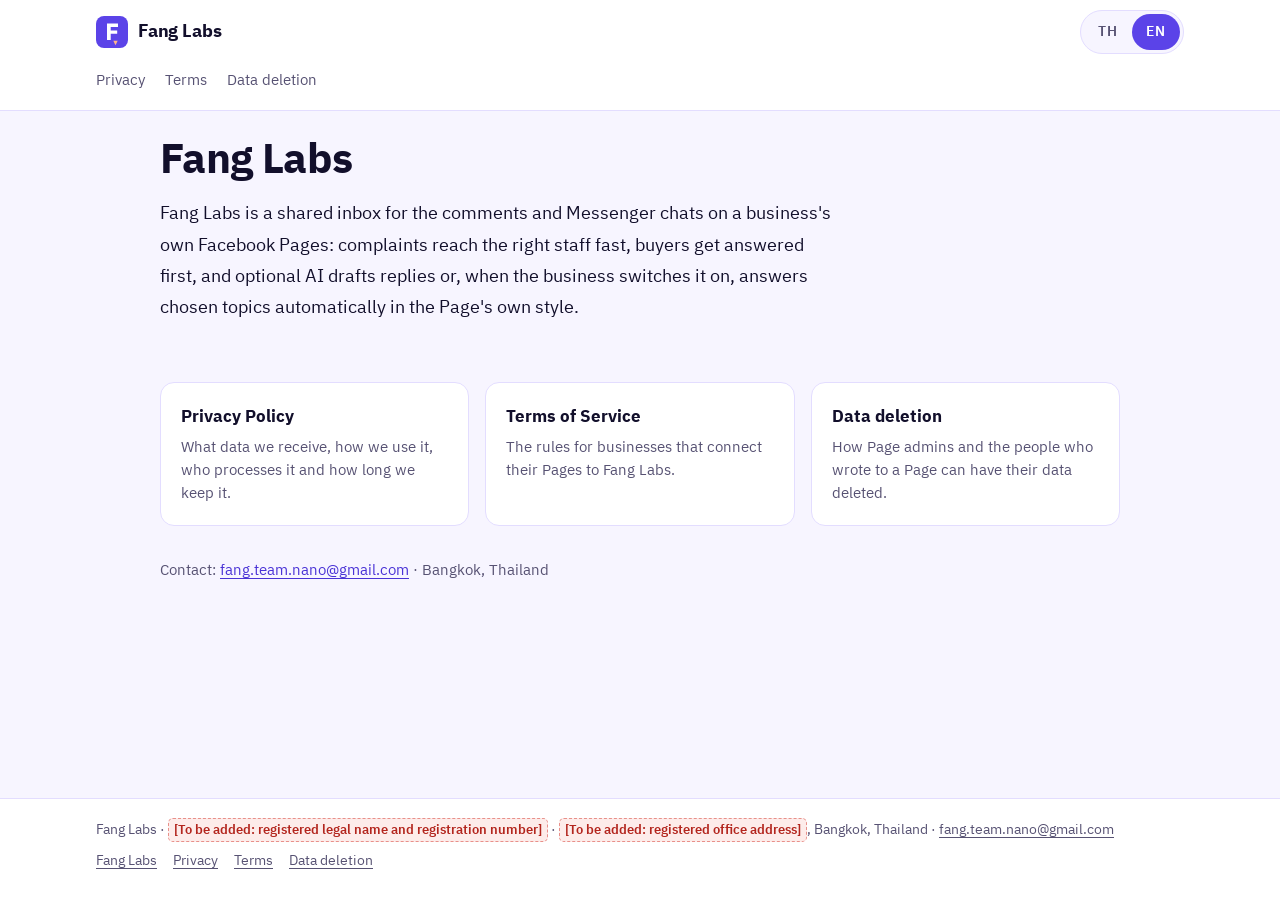
<file: index.html>
<!doctype html>
<html lang="en" data-title-th="Fang Labs">
<head>
<meta charset="utf-8">
<meta name="viewport" content="width=device-width,initial-scale=1">
<title>Fang Labs</title>
<meta name="description" content="Fang Labs: a shared inbox for the comments and Messenger chats on a business's own Facebook Pages.">
<link rel="canonical" href="https://fang-social-listening.github.io/">
<link rel="alternate" hreflang="en" href="https://fang-social-listening.github.io/index.html?lang=en">
<link rel="alternate" hreflang="th" href="https://fang-social-listening.github.io/index.html?lang=th">
<meta name="theme-color" content="#F7F5FF" media="(prefers-color-scheme: light)">
<meta name="theme-color" content="#120F2B" media="(prefers-color-scheme: dark)">
<script>(function(){var d=document.documentElement,l=null;try{var q=new URLSearchParams(location.search).get('lang');if(q==='th'||q==='en'){l=q;try{localStorage.setItem('fang_lang',q)}catch(e){}}}catch(e){}if(!l){try{l=localStorage.getItem('fang_lang')}catch(e){}}if(l!=='th'&&l!=='en'){l=/^th/i.test(navigator.language||'')?'th':'en'}d.lang=l;d.setAttribute('data-lang',l);d.className+=' js';if(l==='th'){var t=d.getAttribute('data-title-th');if(t)document.title=t}})()</script>
<link rel="preconnect" href="https://fonts.googleapis.com">
<link rel="preconnect" href="https://fonts.gstatic.com" crossorigin>
<link rel="stylesheet" href="https://fonts.googleapis.com/css2?family=IBM+Plex+Sans+Thai:wght@400;500;600;700&amp;display=swap">
<link rel="stylesheet" href="assets/site.css">
</head>
<body data-title-en="Fang Labs" data-title-th="Fang Labs">
<a class="skip" href="#content"><span class="i l-en">Skip to content</span><span class="i l-th" lang="th">ข้ามไปยังเนื้อหา</span></a>
<header class="top">
  <div class="wrap bar">
    <a class="brand" href="index.html" data-page="index.html"><svg viewBox="0 0 32 32" aria-hidden="true" focusable="false"><rect width="32" height="32" rx="8" fill="#5B43E8"/><path d="M11 7.5h11v3.4h-7.3v3.5h6.5v3.3h-6.5v6.3H11z" fill="#fff"/><path d="M17.3 24.8h4.4l-2.2 4.4z" fill="#FFB48A"/></svg><span>Fang Labs</span></a>
    <nav class="lang" aria-label="Language / ภาษา">
      <a href="?lang=th#th" hreflang="th" data-set-lang="th" aria-label="ภาษาไทย">TH</a>
      <a href="?lang=en#en" hreflang="en" data-set-lang="en" aria-label="English">EN</a>
    </nav>
  </div>
  <nav class="wrap pages" aria-label="Pages">
    <a href="privacy.html" data-page="privacy.html"><span class="i l-en">Privacy</span><span class="i l-th" lang="th">นโยบายความเป็นส่วนตัว</span></a><a href="terms.html" data-page="terms.html"><span class="i l-en">Terms</span><span class="i l-th" lang="th">ข้อกำหนดการใช้บริการ</span></a><a href="data-deletion.html" data-page="data-deletion.html"><span class="i l-en">Data deletion</span><span class="i l-th" lang="th">การขอลบข้อมูล</span></a>
  </nav>
</header>
<main id="content" class="wrap">
<article id="en" class="l-en" lang="en">
<div class="hero">
<h1>Fang Labs</h1>
<p class="lede">Fang Labs is a shared inbox for the comments and Messenger chats on a business's own Facebook Pages: complaints reach the right staff fast, buyers get answered first, and optional AI drafts replies or, when the business switches it on, answers chosen topics automatically in the Page's own style.</p>
</div>
<ul class="cards">
<li><a href="privacy.html?lang=en"><b>Privacy Policy</b><span class="d">What data we receive, how we use it, who processes it and how long we keep it.</span></a></li>
<li><a href="terms.html?lang=en"><b>Terms of Service</b><span class="d">The rules for businesses that connect their Pages to Fang Labs.</span></a></li>
<li><a href="data-deletion.html?lang=en"><b>Data deletion</b><span class="d">How Page admins and the people who wrote to a Page can have their data deleted.</span></a></li>
</ul>
<p class="contact-line">Contact: <a href="mailto:fang.team.nano@gmail.com">fang.team.nano@gmail.com</a> · Bangkok, Thailand</p>
</article>
<article id="th" class="l-th" lang="th">
<div class="hero">
<h1>Fang Labs</h1>
<p class="lede">Fang Labs คือกล่องข้อความร่วมสำหรับจัดการความคิดเห็นและแชท Messenger บนเพจ Facebook ของธุรกิจ ช่วยให้ข้อร้องเรียนถึงมือผู้รับผิดชอบได้อย่างรวดเร็ว ลูกค้าที่พร้อมซื้อได้รับคำตอบก่อน และมี AI ซึ่งเลือกเปิดใช้ได้ ช่วยร่างคำตอบ หรือตอบกลับหัวข้อที่ธุรกิจเลือกไว้โดยอัตโนมัติตามรูปแบบการตอบของเพจนั้น เมื่อธุรกิจเปิดใช้งาน</p>
</div>
<ul class="cards">
<li><a href="privacy.html?lang=th"><b>นโยบายความเป็นส่วนตัว</b><span class="d">ข้อมูลที่เราได้รับ วิธีการใช้ ผู้ประมวลผล และระยะเวลาการเก็บรักษา</span></a></li>
<li><a href="terms.html?lang=th"><b>ข้อกำหนดการใช้บริการ</b><span class="d">ข้อกำหนดสำหรับธุรกิจที่เชื่อมต่อเพจของตนกับ Fang Labs</span></a></li>
<li><a href="data-deletion.html?lang=th"><b>การขอลบข้อมูล</b><span class="d">วิธีขอลบข้อมูลสำหรับผู้ดูแลเพจ และบุคคลที่เคยส่งความคิดเห็นหรือข้อความถึงเพจ</span></a></li>
</ul>
<p class="contact-line">ติดต่อ: <a href="mailto:fang.team.nano@gmail.com">fang.team.nano@gmail.com</a> · กรุงเทพมหานคร ประเทศไทย</p>
</article>
</main>
<footer class="foot">
  <div class="wrap">
    <p class="l-en" lang="en">Fang Labs · <span class="todo">[To be added: registered legal name and registration number]</span> · <span class="todo">[To be added: registered office address]</span>, Bangkok, Thailand · <a href="mailto:fang.team.nano@gmail.com">fang.team.nano@gmail.com</a></p>
    <p class="l-th" lang="th">Fang Labs · <span class="todo">[รอใส่ข้อมูล: ชื่อนิติบุคคลตามที่จดทะเบียนและเลขทะเบียน]</span> · <span class="todo">[รอใส่ข้อมูล: ที่อยู่สำนักงานตามที่จดทะเบียน]</span> กรุงเทพมหานคร ประเทศไทย · <a href="mailto:fang.team.nano@gmail.com">fang.team.nano@gmail.com</a></p>
    <nav aria-label="Footer"><a href="index.html" data-page="index.html"><span class="i l-en">Fang Labs</span><span class="i l-th" lang="th">Fang Labs</span></a><a href="privacy.html" data-page="privacy.html"><span class="i l-en">Privacy</span><span class="i l-th" lang="th">นโยบายความเป็นส่วนตัว</span></a><a href="terms.html" data-page="terms.html"><span class="i l-en">Terms</span><span class="i l-th" lang="th">ข้อกำหนดการใช้บริการ</span></a><a href="data-deletion.html" data-page="data-deletion.html"><span class="i l-en">Data deletion</span><span class="i l-th" lang="th">การขอลบข้อมูล</span></a></nav>
  </div>
</footer>
<script src="assets/site.js" defer></script>
</body>
</html>
</file>
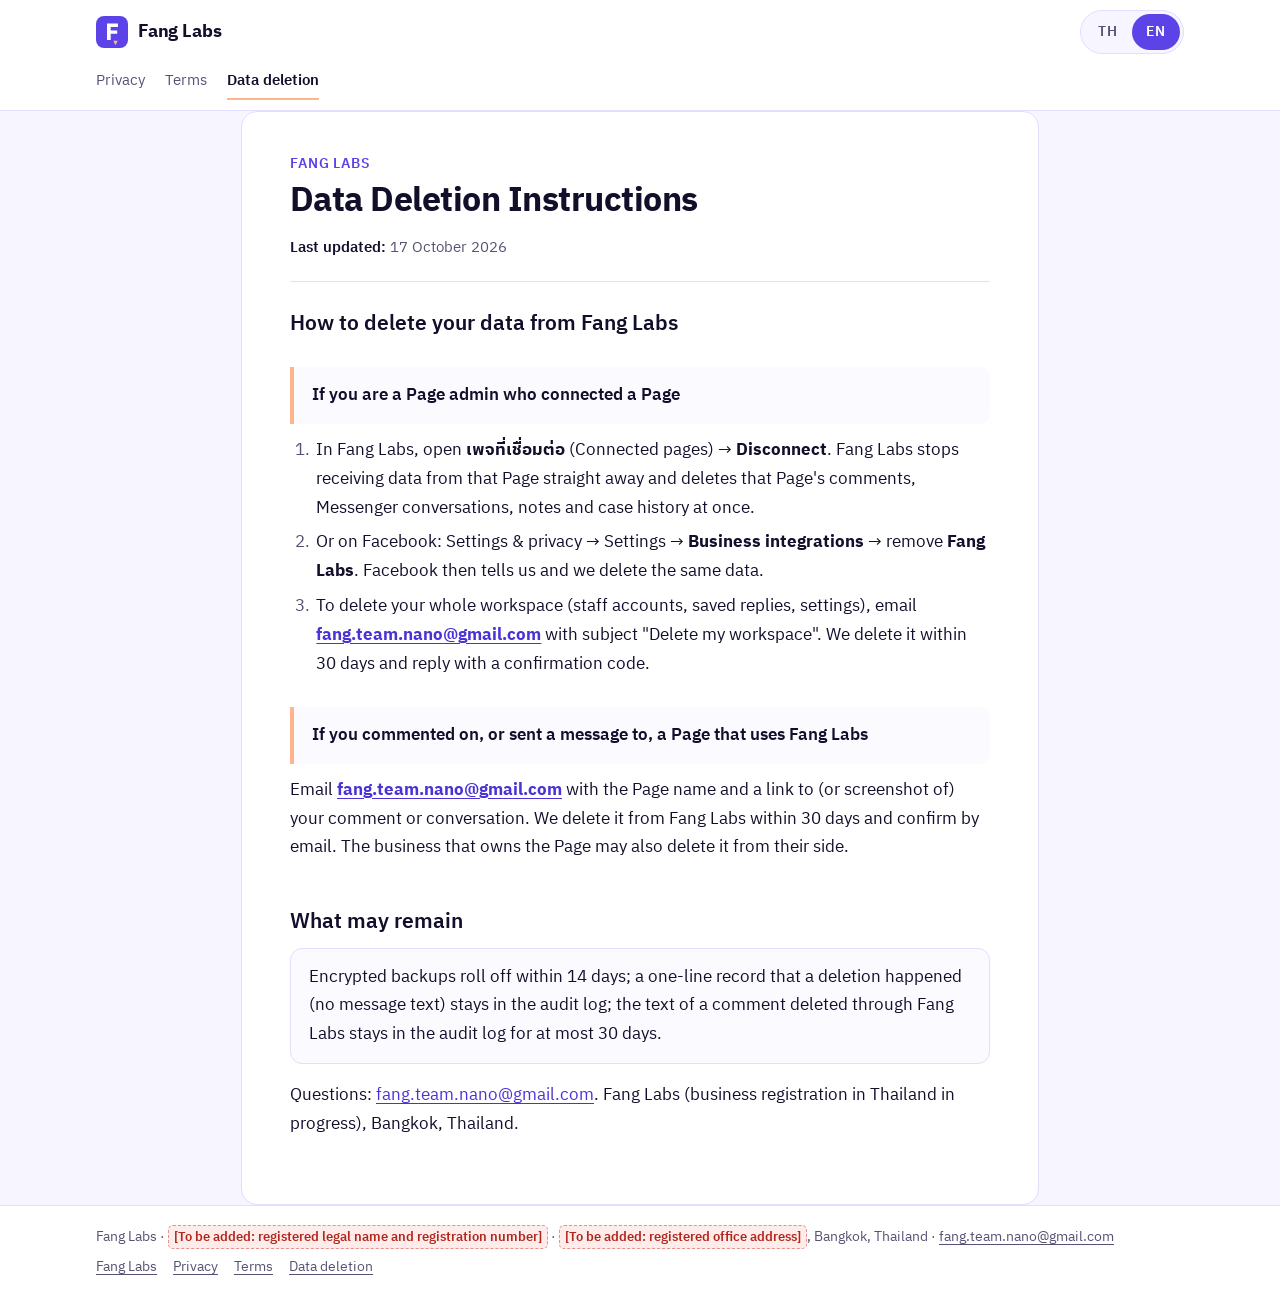
<file: data-deletion.html>
<!doctype html>
<html lang="en" data-title-th="วิธีขอลบข้อมูล · Fang Labs">
<head>
<meta charset="utf-8">
<meta name="viewport" content="width=device-width,initial-scale=1">
<title>Data Deletion Instructions · Fang Labs</title>
<meta name="description" content="How to delete your data from Fang Labs.">
<link rel="canonical" href="https://fang-social-listening.github.io/data-deletion.html">
<link rel="alternate" hreflang="en" href="https://fang-social-listening.github.io/data-deletion.html?lang=en">
<link rel="alternate" hreflang="th" href="https://fang-social-listening.github.io/data-deletion.html?lang=th">
<meta name="theme-color" content="#F7F5FF" media="(prefers-color-scheme: light)">
<meta name="theme-color" content="#120F2B" media="(prefers-color-scheme: dark)">
<script>(function(){var d=document.documentElement,l=null;try{var q=new URLSearchParams(location.search).get('lang');if(q==='th'||q==='en'){l=q;try{localStorage.setItem('fang_lang',q)}catch(e){}}}catch(e){}if(!l){try{l=localStorage.getItem('fang_lang')}catch(e){}}if(l!=='th'&&l!=='en'){l=/^th/i.test(navigator.language||'')?'th':'en'}d.lang=l;d.setAttribute('data-lang',l);d.className+=' js';if(l==='th'){var t=d.getAttribute('data-title-th');if(t)document.title=t}})()</script>
<link rel="preconnect" href="https://fonts.googleapis.com">
<link rel="preconnect" href="https://fonts.gstatic.com" crossorigin>
<link rel="stylesheet" href="https://fonts.googleapis.com/css2?family=IBM+Plex+Sans+Thai:wght@400;500;600;700&amp;display=swap">
<link rel="stylesheet" href="assets/site.css">
</head>
<body data-title-en="Data Deletion Instructions · Fang Labs" data-title-th="วิธีขอลบข้อมูล · Fang Labs">
<a class="skip" href="#content"><span class="i l-en">Skip to content</span><span class="i l-th" lang="th">ข้ามไปยังเนื้อหา</span></a>
<header class="top">
  <div class="wrap bar">
    <a class="brand" href="index.html" data-page="index.html"><svg viewBox="0 0 32 32" aria-hidden="true" focusable="false"><rect width="32" height="32" rx="8" fill="#5B43E8"/><path d="M11 7.5h11v3.4h-7.3v3.5h6.5v3.3h-6.5v6.3H11z" fill="#fff"/><path d="M17.3 24.8h4.4l-2.2 4.4z" fill="#FFB48A"/></svg><span>Fang Labs</span></a>
    <nav class="lang" aria-label="Language / ภาษา">
      <a href="?lang=th#th" hreflang="th" data-set-lang="th" aria-label="ภาษาไทย">TH</a>
      <a href="?lang=en#en" hreflang="en" data-set-lang="en" aria-label="English">EN</a>
    </nav>
  </div>
  <nav class="wrap pages" aria-label="Pages">
    <a href="privacy.html" data-page="privacy.html"><span class="i l-en">Privacy</span><span class="i l-th" lang="th">นโยบายความเป็นส่วนตัว</span></a><a href="terms.html" data-page="terms.html"><span class="i l-en">Terms</span><span class="i l-th" lang="th">ข้อกำหนดการใช้บริการ</span></a><a href="data-deletion.html" data-page="data-deletion.html" aria-current="page"><span class="i l-en">Data deletion</span><span class="i l-th" lang="th">การขอลบข้อมูล</span></a>
  </nav>
</header>
<main id="content" class="wrap">
<article id="en" class="l-en doc" lang="en">
<header class="doc-head">
<p class="kicker">Fang Labs</p>
<h1>Data Deletion Instructions</h1>
<p class="meta"><span><b>Last updated:</b> 17 October 2026</span></p>
</header>
<div class="doc-body">
<h2>How to delete your data from Fang Labs</h2>
<p class="who">If you are a Page admin who connected a Page</p>
<ol>
<li>In Fang Labs, open <strong>เพจที่เชื่อมต่อ</strong> (Connected pages) → <strong>Disconnect</strong>. Fang Labs stops receiving data from that Page straight away and deletes that Page's comments, Messenger conversations, notes and case history at once.</li>
<li>Or on Facebook: Settings &amp; privacy → Settings → <strong>Business integrations</strong> → remove <strong>Fang Labs</strong>. Facebook then tells us and we delete the same data.</li>
<li>To delete your whole workspace (staff accounts, saved replies, settings), email <strong><a href="mailto:fang.team.nano@gmail.com">fang.team.nano@gmail.com</a></strong> with subject "Delete my workspace". We delete it within 30 days and reply with a confirmation code.</li>
</ol>
<p class="who">If you commented on, or sent a message to, a Page that uses Fang Labs</p>
<p>Email <strong><a href="mailto:fang.team.nano@gmail.com">fang.team.nano@gmail.com</a></strong> with the Page name and a link to (or screenshot of) your comment or conversation. We delete it from Fang Labs within 30 days and confirm by email. The business that owns the Page may also delete it from their side.</p>
<h2>What may remain</h2>
<p class="note">Encrypted backups roll off within 14 days; a one-line record that a deletion happened (no message text) stays in the audit log; the text of a comment deleted through Fang Labs stays in the audit log for at most 30 days.</p>
<p>Questions: <a href="mailto:fang.team.nano@gmail.com">fang.team.nano@gmail.com</a>. Fang Labs (business registration in Thailand in progress), Bangkok, Thailand.</p>
</div>
</article>
<article id="th" class="l-th doc" lang="th">
<header class="doc-head">
<p class="kicker">Fang Labs</p>
<h1>วิธีขอลบข้อมูล</h1>
<p class="meta"><span><b>ปรับปรุงล่าสุด:</b> 17 ตุลาคม 2569</span></p>
</header>
<div class="doc-body">
<h2>วิธีขอลบข้อมูลของท่านออกจาก Fang Labs</h2>
<p class="who">สำหรับผู้ดูแลเพจที่เชื่อมต่อเพจไว้กับ Fang Labs</p>
<ol>
<li>ใน Fang Labs ไปที่ <strong>เพจที่เชื่อมต่อ</strong> → <strong>ยกเลิกการเชื่อมต่อ</strong> Fang Labs จะหยุดรับข้อมูลจากเพจนั้นทันที และลบความคิดเห็น บทสนทนา Messenger บันทึก และประวัติเคสของเพจนั้นทันที</li>
<li>หรือดำเนินการบน Facebook: การตั้งค่าและความเป็นส่วนตัว → การตั้งค่า → <strong>การผสานการทำงานทางธุรกิจ</strong> (Business integrations) → นำ <strong>Fang Labs</strong> ออก จากนั้น Facebook จะแจ้งให้เราทราบ และเราจะลบข้อมูลชุดเดียวกัน</li>
<li>หากต้องการลบพื้นที่ทำงานทั้งหมด (บัญชีพนักงาน ข้อความตอบกลับสำเร็จรูป และการตั้งค่า) โปรดส่งอีเมลถึง <strong><a href="mailto:fang.team.nano@gmail.com">fang.team.nano@gmail.com</a></strong> โดยระบุหัวเรื่องว่า “Delete my workspace” เราจะลบข้อมูลภายใน 30 วัน และตอบกลับพร้อมรหัสยืนยัน</li>
</ol>
<p class="who">สำหรับบุคคลที่แสดงความคิดเห็นหรือส่งข้อความถึงเพจที่ใช้ Fang Labs</p>
<p>ส่งอีเมลถึง <strong><a href="mailto:fang.team.nano@gmail.com">fang.team.nano@gmail.com</a></strong> โดยระบุชื่อเพจ พร้อมลิงก์หรือภาพหน้าจอของความคิดเห็นหรือบทสนทนาของท่าน เราจะลบข้อมูลดังกล่าวออกจาก Fang Labs ภายใน 30 วัน และยืนยันทางอีเมล ทั้งนี้ ธุรกิจที่เป็นเจ้าของเพจสามารถลบข้อมูลดังกล่าวจากฝั่งของตนได้เช่นกัน</p>
<h2>ข้อมูลที่อาจยังคงอยู่</h2>
<p class="note">ข้อมูลสำรองที่เข้ารหัสจะหมดอายุและถูกลบภายใน 14 วัน บันทึกหนึ่งบรรทัดซึ่งระบุเพียงว่ามีการลบเกิดขึ้น (ไม่มีเนื้อหาข้อความ) จะยังคงอยู่ในบันทึกการดำเนินการ และข้อความของความคิดเห็นที่ถูกลบผ่าน Fang Labs จะอยู่ในบันทึกการดำเนินการไม่เกิน 30 วัน</p>
<p>สอบถามเพิ่มเติม: <a href="mailto:fang.team.nano@gmail.com">fang.team.nano@gmail.com</a> · Fang Labs (อยู่ระหว่างการจดทะเบียนธุรกิจในประเทศไทย) กรุงเทพมหานคร ประเทศไทย</p>
</div>
</article>
</main>
<footer class="foot">
  <div class="wrap">
    <p class="l-en" lang="en">Fang Labs · <span class="todo">[To be added: registered legal name and registration number]</span> · <span class="todo">[To be added: registered office address]</span>, Bangkok, Thailand · <a href="mailto:fang.team.nano@gmail.com">fang.team.nano@gmail.com</a></p>
    <p class="l-th" lang="th">Fang Labs · <span class="todo">[รอใส่ข้อมูล: ชื่อนิติบุคคลตามที่จดทะเบียนและเลขทะเบียน]</span> · <span class="todo">[รอใส่ข้อมูล: ที่อยู่สำนักงานตามที่จดทะเบียน]</span> กรุงเทพมหานคร ประเทศไทย · <a href="mailto:fang.team.nano@gmail.com">fang.team.nano@gmail.com</a></p>
    <nav aria-label="Footer"><a href="index.html" data-page="index.html"><span class="i l-en">Fang Labs</span><span class="i l-th" lang="th">Fang Labs</span></a><a href="privacy.html" data-page="privacy.html"><span class="i l-en">Privacy</span><span class="i l-th" lang="th">นโยบายความเป็นส่วนตัว</span></a><a href="terms.html" data-page="terms.html"><span class="i l-en">Terms</span><span class="i l-th" lang="th">ข้อกำหนดการใช้บริการ</span></a><a href="data-deletion.html" data-page="data-deletion.html"><span class="i l-en">Data deletion</span><span class="i l-th" lang="th">การขอลบข้อมูล</span></a></nav>
  </div>
</footer>
<script src="assets/site.js" defer></script>
</body>
</html>
</file>
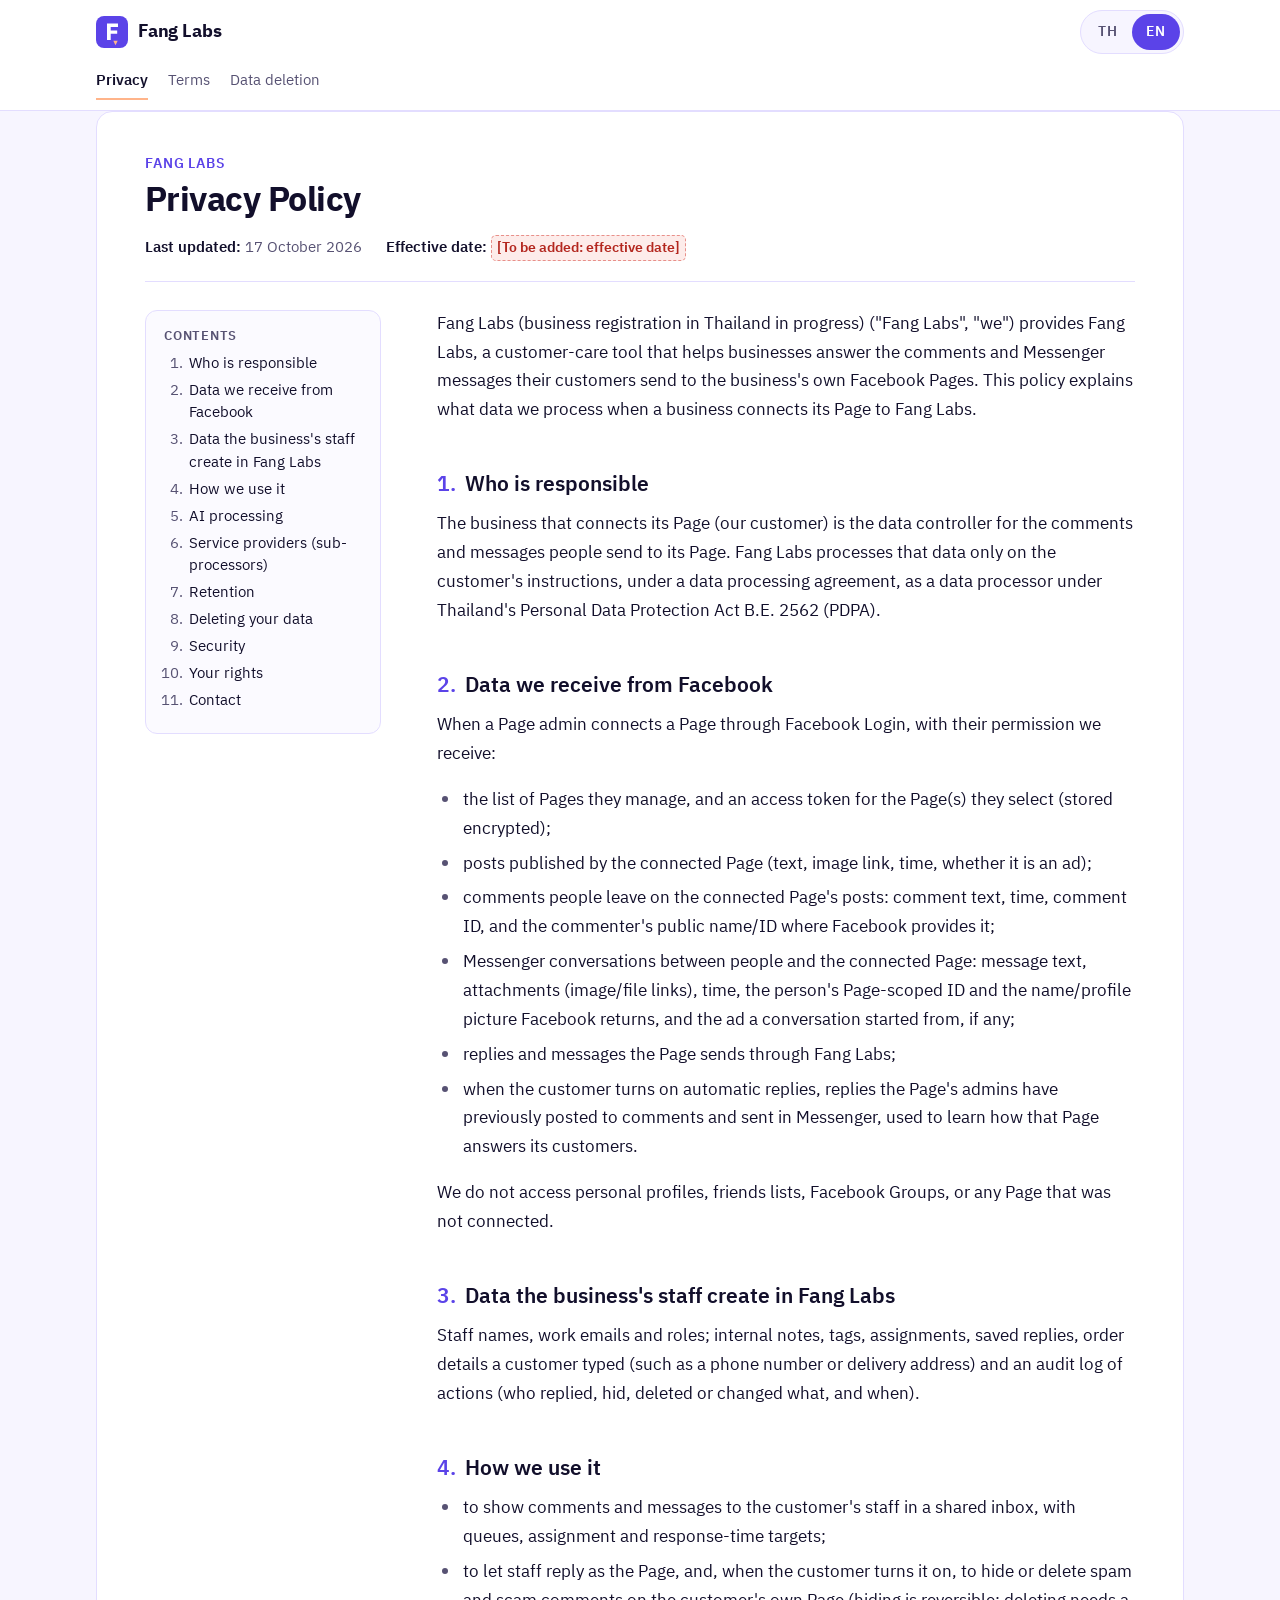
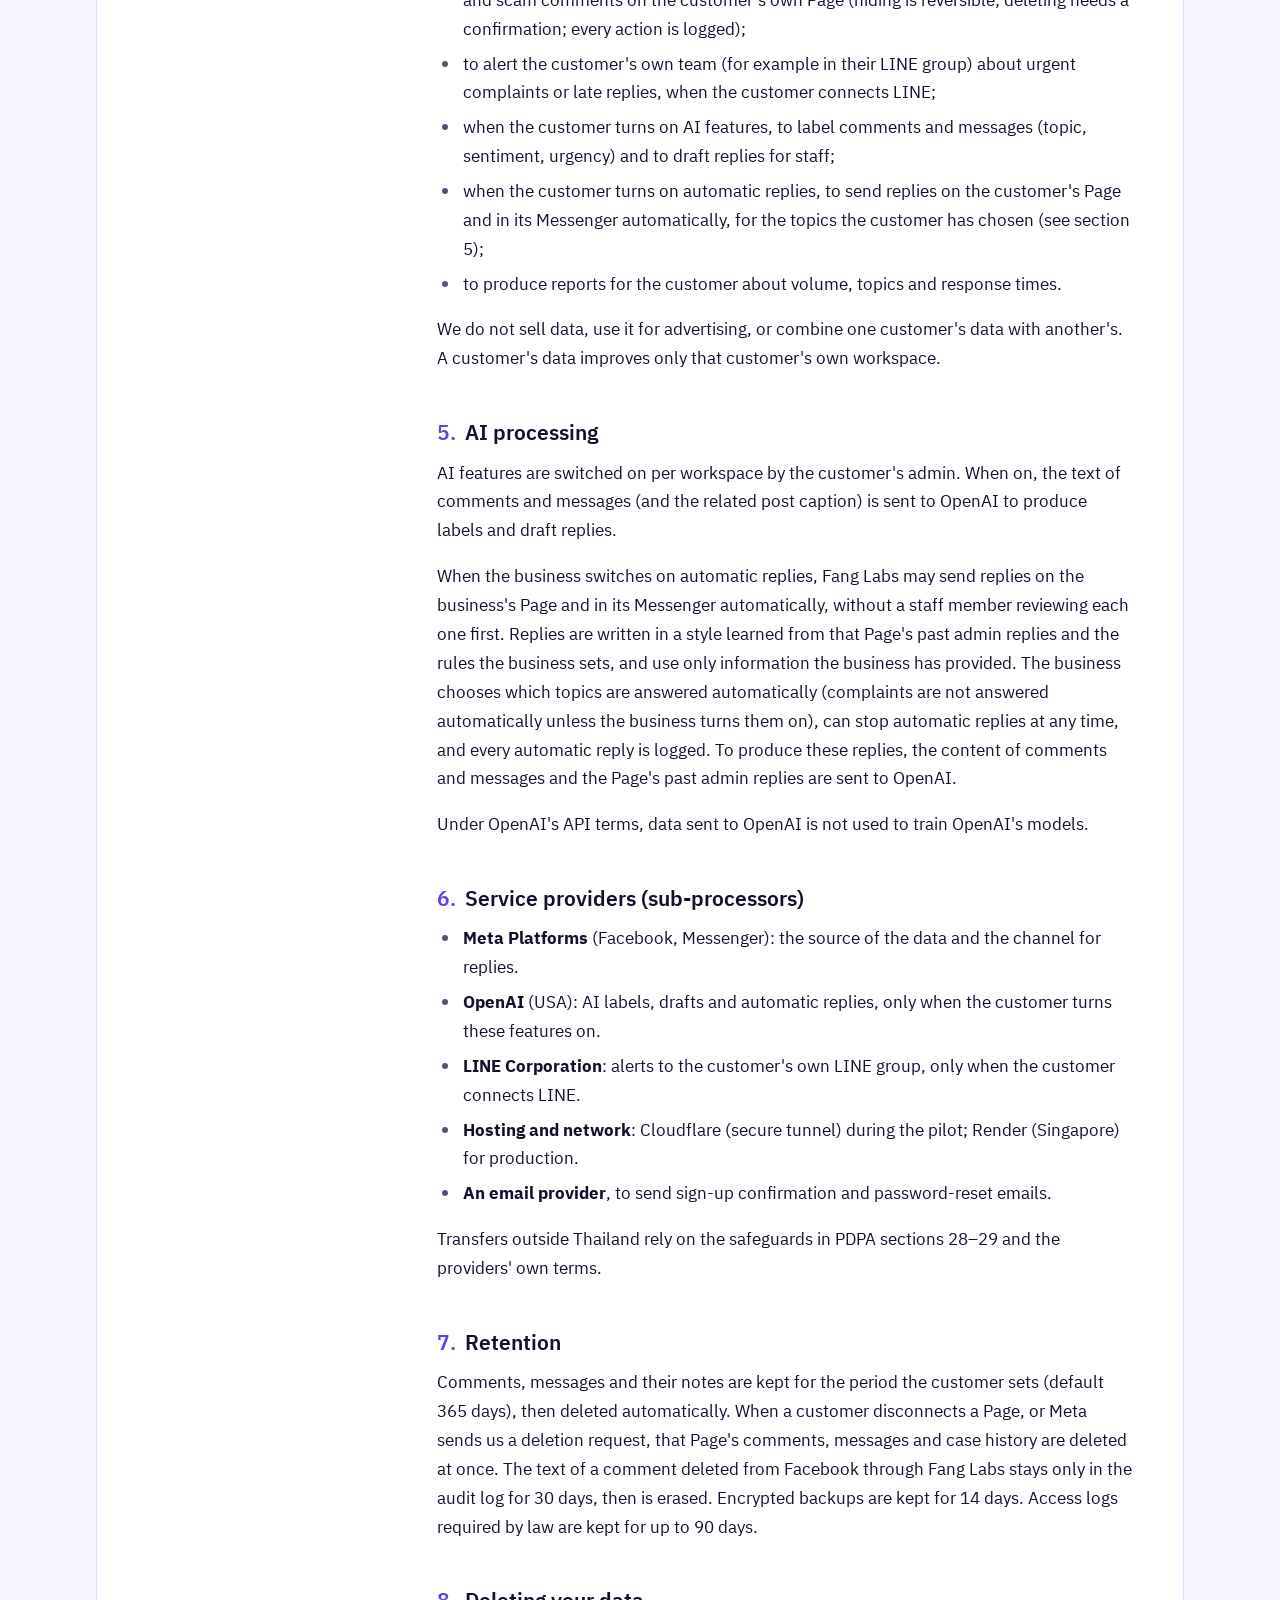
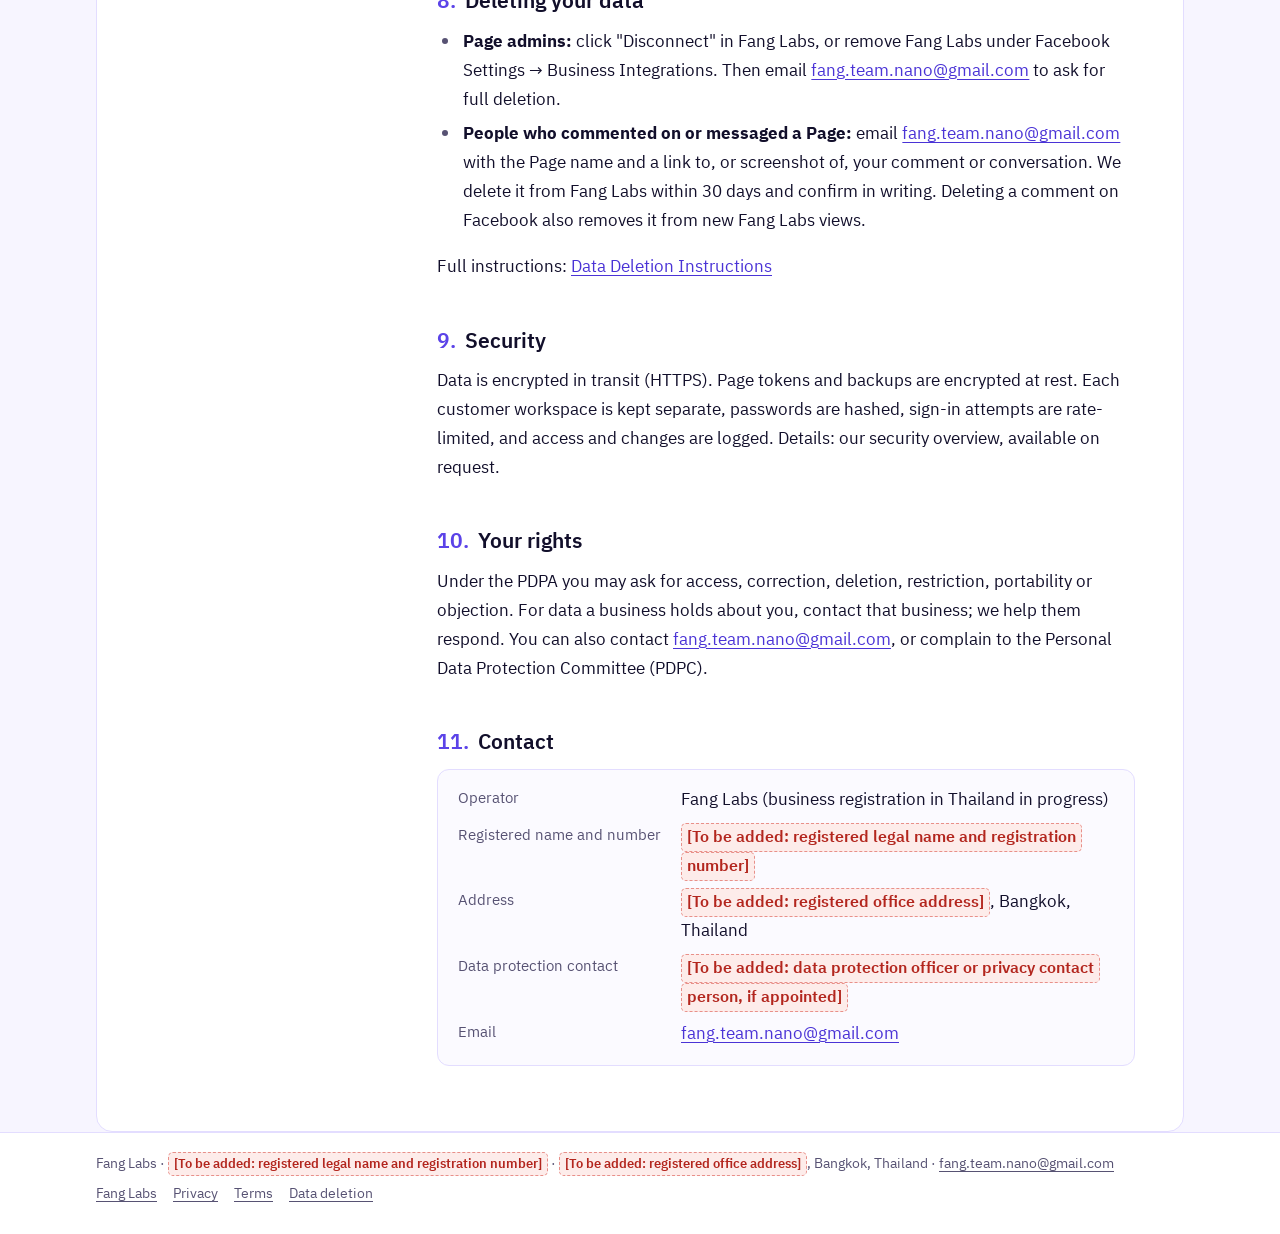
<file: privacy.html>
<!doctype html>
<html lang="en" data-title-th="นโยบายความเป็นส่วนตัว · Fang Labs">
<head>
<meta charset="utf-8">
<meta name="viewport" content="width=device-width,initial-scale=1">
<title>Privacy Policy · Fang Labs</title>
<meta name="description" content="Fang Labs Privacy Policy: what data we receive from Facebook, how we use it, sub-processors, retention and deletion.">
<link rel="canonical" href="https://fang-social-listening.github.io/privacy.html">
<link rel="alternate" hreflang="en" href="https://fang-social-listening.github.io/privacy.html?lang=en">
<link rel="alternate" hreflang="th" href="https://fang-social-listening.github.io/privacy.html?lang=th">
<meta name="theme-color" content="#F7F5FF" media="(prefers-color-scheme: light)">
<meta name="theme-color" content="#120F2B" media="(prefers-color-scheme: dark)">
<script>(function(){var d=document.documentElement,l=null;try{var q=new URLSearchParams(location.search).get('lang');if(q==='th'||q==='en'){l=q;try{localStorage.setItem('fang_lang',q)}catch(e){}}}catch(e){}if(!l){try{l=localStorage.getItem('fang_lang')}catch(e){}}if(l!=='th'&&l!=='en'){l=/^th/i.test(navigator.language||'')?'th':'en'}d.lang=l;d.setAttribute('data-lang',l);d.className+=' js';if(l==='th'){var t=d.getAttribute('data-title-th');if(t)document.title=t}})()</script>
<link rel="preconnect" href="https://fonts.googleapis.com">
<link rel="preconnect" href="https://fonts.gstatic.com" crossorigin>
<link rel="stylesheet" href="https://fonts.googleapis.com/css2?family=IBM+Plex+Sans+Thai:wght@400;500;600;700&amp;display=swap">
<link rel="stylesheet" href="assets/site.css">
</head>
<body data-title-en="Privacy Policy · Fang Labs" data-title-th="นโยบายความเป็นส่วนตัว · Fang Labs">
<a class="skip" href="#content"><span class="i l-en">Skip to content</span><span class="i l-th" lang="th">ข้ามไปยังเนื้อหา</span></a>
<header class="top">
  <div class="wrap bar">
    <a class="brand" href="index.html" data-page="index.html"><svg viewBox="0 0 32 32" aria-hidden="true" focusable="false"><rect width="32" height="32" rx="8" fill="#5B43E8"/><path d="M11 7.5h11v3.4h-7.3v3.5h6.5v3.3h-6.5v6.3H11z" fill="#fff"/><path d="M17.3 24.8h4.4l-2.2 4.4z" fill="#FFB48A"/></svg><span>Fang Labs</span></a>
    <nav class="lang" aria-label="Language / ภาษา">
      <a href="?lang=th#th" hreflang="th" data-set-lang="th" aria-label="ภาษาไทย">TH</a>
      <a href="?lang=en#en" hreflang="en" data-set-lang="en" aria-label="English">EN</a>
    </nav>
  </div>
  <nav class="wrap pages" aria-label="Pages">
    <a href="privacy.html" data-page="privacy.html" aria-current="page"><span class="i l-en">Privacy</span><span class="i l-th" lang="th">นโยบายความเป็นส่วนตัว</span></a><a href="terms.html" data-page="terms.html"><span class="i l-en">Terms</span><span class="i l-th" lang="th">ข้อกำหนดการใช้บริการ</span></a><a href="data-deletion.html" data-page="data-deletion.html"><span class="i l-en">Data deletion</span><span class="i l-th" lang="th">การขอลบข้อมูล</span></a>
  </nav>
</header>
<main id="content" class="wrap">
<article id="en" class="l-en doc has-toc" lang="en">
<header class="doc-head">
<p class="kicker">Fang Labs</p>
<h1>Privacy Policy</h1>
<p class="meta"><span><b>Last updated:</b> 17 October 2026</span><span><b>Effective date:</b> <span class="todo">[To be added: effective date]</span></span></p>
</header>
<nav class="toc" aria-labelledby="en-toc-h"><h2 id="en-toc-h">Contents</h2><ol><li><a href="#en-who">Who is responsible</a></li><li><a href="#en-facebook">Data we receive from Facebook</a></li><li><a href="#en-staff">Data the business's staff create in Fang Labs</a></li><li><a href="#en-use">How we use it</a></li><li><a href="#en-ai">AI processing</a></li><li><a href="#en-providers">Service providers (sub-processors)</a></li><li><a href="#en-retention">Retention</a></li><li><a href="#en-deletion">Deleting your data</a></li><li><a href="#en-security">Security</a></li><li><a href="#en-rights">Your rights</a></li><li><a href="#en-contact">Contact</a></li></ol></nav>
<div class="doc-body">
<p class="lede">Fang Labs (business registration in Thailand in progress) ("Fang Labs", "we") provides Fang Labs, a customer-care tool that helps businesses answer the comments and Messenger messages their customers send to the business's own Facebook Pages. This policy explains what data we process when a business connects its Page to Fang Labs.</p>
<h2 id="en-who"><span class="n">1.</span>Who is responsible</h2>
<p>The business that connects its Page (our customer) is the data controller for the comments and messages people send to its Page. Fang Labs processes that data only on the customer's instructions, under a data processing agreement, as a data processor under Thailand's Personal Data Protection Act B.E. 2562 (PDPA).</p>
<h2 id="en-facebook"><span class="n">2.</span>Data we receive from Facebook</h2>
<p>When a Page admin connects a Page through Facebook Login, with their permission we receive:</p>
<ul>
<li>the list of Pages they manage, and an access token for the Page(s) they select (stored encrypted);</li>
<li>posts published by the connected Page (text, image link, time, whether it is an ad);</li>
<li>comments people leave on the connected Page's posts: comment text, time, comment ID, and the commenter's public name/ID where Facebook provides it;</li>
<li>Messenger conversations between people and the connected Page: message text, attachments (image/file links), time, the person's Page-scoped ID and the name/profile picture Facebook returns, and the ad a conversation started from, if any;</li>
<li>replies and messages the Page sends through Fang Labs;</li>
<li>when the customer turns on automatic replies, replies the Page's admins have previously posted to comments and sent in Messenger, used to learn how that Page answers its customers.</li>
</ul>
<p>We do not access personal profiles, friends lists, Facebook Groups, or any Page that was not connected.</p>
<h2 id="en-staff"><span class="n">3.</span>Data the business's staff create in Fang Labs</h2>
<p>Staff names, work emails and roles; internal notes, tags, assignments, saved replies, order details a customer typed (such as a phone number or delivery address) and an audit log of actions (who replied, hid, deleted or changed what, and when).</p>
<h2 id="en-use"><span class="n">4.</span>How we use it</h2>
<ul>
<li>to show comments and messages to the customer's staff in a shared inbox, with queues, assignment and response-time targets;</li>
<li>to let staff reply as the Page, and, when the customer turns it on, to hide or delete spam and scam comments on the customer's own Page (hiding is reversible; deleting needs a confirmation; every action is logged);</li>
<li>to alert the customer's own team (for example in their LINE group) about urgent complaints or late replies, when the customer connects LINE;</li>
<li>when the customer turns on AI features, to label comments and messages (topic, sentiment, urgency) and to draft replies for staff;</li>
<li>when the customer turns on automatic replies, to send replies on the customer's Page and in its Messenger automatically, for the topics the customer has chosen (see section 5);</li>
<li>to produce reports for the customer about volume, topics and response times.</li>
</ul>
<p>We do not sell data, use it for advertising, or combine one customer's data with another's. A customer's data improves only that customer's own workspace.</p>
<h2 id="en-ai"><span class="n">5.</span>AI processing</h2>
<p>AI features are switched on per workspace by the customer's admin. When on, the text of comments and messages (and the related post caption) is sent to OpenAI to produce labels and draft replies.</p>
<p>When the business switches on automatic replies, Fang Labs may send replies on the business's Page and in its Messenger automatically, without a staff member reviewing each one first. Replies are written in a style learned from that Page's past admin replies and the rules the business sets, and use only information the business has provided. The business chooses which topics are answered automatically (complaints are not answered automatically unless the business turns them on), can stop automatic replies at any time, and every automatic reply is logged. To produce these replies, the content of comments and messages and the Page's past admin replies are sent to OpenAI.</p>
<p>Under OpenAI's API terms, data sent to OpenAI is not used to train OpenAI's models.</p>
<h2 id="en-providers"><span class="n">6.</span>Service providers (sub-processors)</h2>
<ul>
<li><strong>Meta Platforms</strong> (Facebook, Messenger): the source of the data and the channel for replies.</li>
<li><strong>OpenAI</strong> (USA): AI labels, drafts and automatic replies, only when the customer turns these features on.</li>
<li><strong>LINE Corporation</strong>: alerts to the customer's own LINE group, only when the customer connects LINE.</li>
<li><strong>Hosting and network</strong>: Cloudflare (secure tunnel) during the pilot; Render (Singapore) for production.</li>
<li><strong>An email provider</strong>, to send sign-up confirmation and password-reset emails.</li>
</ul>
<p>Transfers outside Thailand rely on the safeguards in PDPA sections 28–29 and the providers' own terms.</p>
<h2 id="en-retention"><span class="n">7.</span>Retention</h2>
<p>Comments, messages and their notes are kept for the period the customer sets (default 365 days), then deleted automatically. When a customer disconnects a Page, or Meta sends us a deletion request, that Page's comments, messages and case history are deleted at once. The text of a comment deleted from Facebook through Fang Labs stays only in the audit log for 30 days, then is erased. Encrypted backups are kept for 14 days. Access logs required by law are kept for up to 90 days.</p>
<h2 id="en-deletion"><span class="n">8.</span>Deleting your data</h2>
<ul>
<li><strong>Page admins:</strong> click "Disconnect" in Fang Labs, or remove Fang Labs under Facebook Settings → Business Integrations. Then email <a href="mailto:fang.team.nano@gmail.com">fang.team.nano@gmail.com</a> to ask for full deletion.</li>
<li><strong>People who commented on or messaged a Page:</strong> email <a href="mailto:fang.team.nano@gmail.com">fang.team.nano@gmail.com</a> with the Page name and a link to, or screenshot of, your comment or conversation. We delete it from Fang Labs within 30 days and confirm in writing. Deleting a comment on Facebook also removes it from new Fang Labs views.</li>
</ul>
<p>Full instructions: <a href="data-deletion.html?lang=en">Data Deletion Instructions</a></p>
<h2 id="en-security"><span class="n">9.</span>Security</h2>
<p>Data is encrypted in transit (HTTPS). Page tokens and backups are encrypted at rest. Each customer workspace is kept separate, passwords are hashed, sign-in attempts are rate-limited, and access and changes are logged. Details: our security overview, available on request.</p>
<h2 id="en-rights"><span class="n">10.</span>Your rights</h2>
<p>Under the PDPA you may ask for access, correction, deletion, restriction, portability or objection. For data a business holds about you, contact that business; we help them respond. You can also contact <a href="mailto:fang.team.nano@gmail.com">fang.team.nano@gmail.com</a>, or complain to the Personal Data Protection Committee (PDPC).</p>
<h2 id="en-contact"><span class="n">11.</span>Contact</h2>
<dl class="details">
<dt>Operator</dt><dd>Fang Labs (business registration in Thailand in progress)</dd>
<dt>Registered name and number</dt><dd><span class="todo">[To be added: registered legal name and registration number]</span></dd>
<dt>Address</dt><dd><span class="todo">[To be added: registered office address]</span>, Bangkok, Thailand</dd>
<dt>Data protection contact</dt><dd><span class="todo">[To be added: data protection officer or privacy contact person, if appointed]</span></dd>
<dt>Email</dt><dd><a href="mailto:fang.team.nano@gmail.com">fang.team.nano@gmail.com</a></dd>
</dl>
</div>
</article>
<article id="th" class="l-th doc has-toc" lang="th">
<header class="doc-head">
<p class="kicker">Fang Labs</p>
<h1>นโยบายความเป็นส่วนตัว</h1>
<p class="meta"><span><b>ปรับปรุงล่าสุด:</b> 17 ตุลาคม 2569</span><span><b>วันที่มีผลใช้บังคับ:</b> <span class="todo">[รอใส่ข้อมูล: วันที่มีผลใช้บังคับ]</span></span></p>
</header>
<nav class="toc" aria-labelledby="th-toc-h"><h2 id="th-toc-h">สารบัญ</h2><ol><li><a href="#th-who">ผู้รับผิดชอบต่อข้อมูลส่วนบุคคล</a></li><li><a href="#th-facebook">ข้อมูลที่เราได้รับจาก Facebook</a></li><li><a href="#th-staff">ข้อมูลที่พนักงานของธุรกิจสร้างขึ้นใน Fang Labs</a></li><li><a href="#th-use">วัตถุประสงค์ในการใช้ข้อมูล</a></li><li><a href="#th-ai">การประมวลผลด้วย AI</a></li><li><a href="#th-providers">ผู้ให้บริการภายนอก (ผู้ประมวลผลข้อมูลช่วง)</a></li><li><a href="#th-retention">ระยะเวลาการเก็บรักษาข้อมูล</a></li><li><a href="#th-deletion">การขอลบข้อมูล</a></li><li><a href="#th-security">การรักษาความมั่นคงปลอดภัยของข้อมูล</a></li><li><a href="#th-rights">สิทธิของเจ้าของข้อมูลส่วนบุคคล</a></li><li><a href="#th-contact">ติดต่อเรา</a></li></ol></nav>
<div class="doc-body">
<p class="lede">Fang Labs (อยู่ระหว่างการจดทะเบียนธุรกิจในประเทศไทย) (“Fang Labs” หรือ “เรา”) ให้บริการ Fang Labs ซึ่งเป็นเครื่องมือบริการลูกค้าที่ช่วยให้ธุรกิจตอบกลับความคิดเห็นและข้อความ Messenger ที่ลูกค้าส่งถึงเพจ Facebook ของธุรกิจนั้นเอง นโยบายฉบับนี้อธิบายว่าเราประมวลผลข้อมูลใดบ้างเมื่อธุรกิจเชื่อมต่อเพจของตนเข้ากับ Fang Labs</p>
<h2 id="th-who"><span class="n">1.</span>ผู้รับผิดชอบต่อข้อมูลส่วนบุคคล</h2>
<p>ธุรกิจที่เชื่อมต่อเพจ (ซึ่งเป็นลูกค้าของเรา) มีฐานะเป็นผู้ควบคุมข้อมูลส่วนบุคคลสำหรับความคิดเห็นและข้อความที่บุคคลต่าง ๆ ส่งถึงเพจของตน ส่วน Fang Labs มีฐานะเป็นผู้ประมวลผลข้อมูลส่วนบุคคลตามพระราชบัญญัติคุ้มครองข้อมูลส่วนบุคคล พ.ศ. 2562 (“PDPA”) โดยประมวลผลข้อมูลดังกล่าวตามคำสั่งของลูกค้าเท่านั้น ภายใต้ข้อตกลงการประมวลผลข้อมูลส่วนบุคคล</p>
<h2 id="th-facebook"><span class="n">2.</span>ข้อมูลที่เราได้รับจาก Facebook</h2>
<p>เมื่อผู้ดูแลเพจเชื่อมต่อเพจผ่านการเข้าสู่ระบบด้วย Facebook (Facebook Login) และให้อนุญาตแล้ว เราจะได้รับข้อมูลดังต่อไปนี้</p>
<ul>
<li>รายชื่อเพจที่ผู้ดูแลรายนั้นจัดการ และโทเค็นการเข้าถึง (access token) ของเพจที่เลือก ซึ่งจัดเก็บในรูปแบบเข้ารหัส</li>
<li>โพสต์ที่เพจซึ่งเชื่อมต่อไว้เผยแพร่ ได้แก่ ข้อความ ลิงก์รูปภาพ เวลา และข้อมูลว่าเป็นโฆษณาหรือไม่</li>
<li>ความคิดเห็นที่บุคคลต่าง ๆ แสดงไว้ใต้โพสต์ของเพจที่เชื่อมต่อ ได้แก่ ข้อความ เวลา รหัสความคิดเห็น รวมถึงชื่อและรหัสสาธารณะของผู้แสดงความคิดเห็นในกรณีที่ Facebook ให้ข้อมูลดังกล่าว</li>
<li>บทสนทนาทาง Messenger ระหว่างบุคคลต่าง ๆ กับเพจที่เชื่อมต่อ ได้แก่ ข้อความ ไฟล์แนบ (ลิงก์รูปภาพหรือไฟล์) เวลา รหัสผู้ใช้เฉพาะเพจ (Page-scoped ID) ชื่อและรูปโปรไฟล์ที่ Facebook ส่งมา และโฆษณาที่เป็นจุดเริ่มต้นของบทสนทนา (หากมี)</li>
<li>การตอบกลับและข้อความที่เพจส่งผ่าน Fang Labs</li>
<li>เมื่อลูกค้าเปิดใช้การตอบกลับอัตโนมัติ คำตอบที่ผู้ดูแลเพจเคยตอบกลับความคิดเห็นและส่งทาง Messenger ไว้ก่อนหน้า เพื่อใช้เรียนรู้รูปแบบการตอบลูกค้าของเพจนั้น</li>
</ul>
<p>เราไม่เข้าถึงโปรไฟล์ส่วนตัว รายชื่อเพื่อน กลุ่ม Facebook หรือเพจใด ๆ ที่ไม่ได้เชื่อมต่อ</p>
<h2 id="th-staff"><span class="n">3.</span>ข้อมูลที่พนักงานของธุรกิจสร้างขึ้นใน Fang Labs</h2>
<p>ชื่อ อีเมลที่ใช้ในการทำงาน และบทบาทของพนักงาน บันทึกภายใน แท็ก การมอบหมายงาน ข้อความตอบกลับสำเร็จรูป รายละเอียดคำสั่งซื้อที่ลูกค้าพิมพ์ส่งมา (เช่น หมายเลขโทรศัพท์หรือที่อยู่จัดส่ง) และบันทึกการดำเนินการ (audit log) ซึ่งระบุว่าผู้ใดตอบกลับ ซ่อน ลบ หรือแก้ไขสิ่งใด และเมื่อใด</p>
<h2 id="th-use"><span class="n">4.</span>วัตถุประสงค์ในการใช้ข้อมูล</h2>
<ul>
<li>เพื่อแสดงความคิดเห็นและข้อความแก่พนักงานของลูกค้าในกล่องข้อความร่วม พร้อมคิวงาน การมอบหมายงาน และเป้าหมายระยะเวลาการตอบกลับ</li>
<li>เพื่อให้พนักงานตอบกลับในนามเพจ และเมื่อลูกค้าเปิดใช้งาน เพื่อซ่อนหรือลบความคิดเห็นที่เป็นสแปมหรือหลอกลวงบนเพจของลูกค้าเอง (การซ่อนสามารถยกเลิกได้ การลบต้องได้รับการยืนยันก่อน และทุกการดำเนินการจะถูกบันทึกไว้)</li>
<li>เพื่อแจ้งเตือนทีมงานของลูกค้าเอง (เช่น ในกลุ่ม LINE ของลูกค้า) เมื่อมีข้อร้องเรียนเร่งด่วนหรือการตอบกลับล่าช้า ในกรณีที่ลูกค้าเชื่อมต่อ LINE</li>
<li>เมื่อลูกค้าเปิดใช้ฟีเจอร์ AI เพื่อจัดประเภทความคิดเห็นและข้อความ (หัวข้อ ความรู้สึก และความเร่งด่วน) และร่างคำตอบให้แก่พนักงาน</li>
<li>เมื่อลูกค้าเปิดใช้การตอบกลับอัตโนมัติ เพื่อส่งคำตอบบนเพจและทาง Messenger ของลูกค้าโดยอัตโนมัติ เฉพาะหัวข้อที่ลูกค้าเลือกไว้ (โปรดดูข้อ 5)</li>
<li>เพื่อจัดทำรายงานแก่ลูกค้าเกี่ยวกับปริมาณ หัวข้อ และระยะเวลาการตอบกลับ</li>
</ul>
<p>เราไม่ขายข้อมูล ไม่ใช้ข้อมูลเพื่อการโฆษณา และไม่นำข้อมูลของลูกค้ารายหนึ่งไปรวมกับข้อมูลของลูกค้ารายอื่น ข้อมูลของลูกค้าแต่ละรายใช้เพื่อพัฒนาพื้นที่ทำงานของลูกค้ารายนั้นเท่านั้น</p>
<h2 id="th-ai"><span class="n">5.</span>การประมวลผลด้วย AI</h2>
<p>ผู้ดูแลระบบของลูกค้าเป็นผู้เปิดใช้ฟีเจอร์ AI แยกตามพื้นที่ทำงาน เมื่อเปิดใช้งาน ข้อความของความคิดเห็นและข้อความสนทนา (รวมถึงคำบรรยายโพสต์ที่เกี่ยวข้อง) จะถูกส่งไปยัง OpenAI เพื่อจัดประเภทและร่างคำตอบ</p>
<p>เมื่อธุรกิจเปิดใช้การตอบกลับอัตโนมัติ Fang Labs อาจส่งคำตอบบนเพจและทาง Messenger ของธุรกิจโดยอัตโนมัติ โดยไม่ต้องให้พนักงานตรวจสอบคำตอบแต่ละรายการก่อนส่ง คำตอบดังกล่าวจัดทำขึ้นตามรูปแบบที่เรียนรู้จากคำตอบที่ผู้ดูแลเพจนั้นเคยตอบไว้ และตามหลักเกณฑ์ที่ธุรกิจกำหนด และใช้เฉพาะข้อมูลที่ธุรกิจให้ไว้เท่านั้น ธุรกิจเป็นผู้เลือกหัวข้อที่ให้ระบบตอบกลับอัตโนมัติ (ระบบจะไม่ตอบข้อร้องเรียนโดยอัตโนมัติ เว้นแต่ธุรกิจจะเปิดใช้งาน) ธุรกิจสามารถหยุดการตอบกลับอัตโนมัติได้ทุกเมื่อ และคำตอบอัตโนมัติทุกรายการจะถูกบันทึกไว้ ทั้งนี้ ในการจัดทำคำตอบ เนื้อหาของความคิดเห็นและข้อความสนทนา รวมถึงคำตอบที่ผู้ดูแลเพจเคยตอบไว้ จะถูกส่งไปยัง OpenAI</p>
<p>ตามข้อกำหนดการใช้งาน API ของ OpenAI ข้อมูลที่ส่งไปยัง OpenAI จะไม่ถูกนำไปใช้ฝึกโมเดลของ OpenAI</p>
<h2 id="th-providers"><span class="n">6.</span>ผู้ให้บริการภายนอก (ผู้ประมวลผลข้อมูลช่วง)</h2>
<ul>
<li><strong>Meta Platforms</strong> (Facebook, Messenger): แหล่งที่มาของข้อมูลและช่องทางในการตอบกลับ</li>
<li><strong>OpenAI</strong> (สหรัฐอเมริกา): จัดประเภท ร่างคำตอบ และจัดทำคำตอบอัตโนมัติด้วย AI เฉพาะเมื่อลูกค้าเปิดใช้ฟีเจอร์ดังกล่าว</li>
<li><strong>LINE Corporation</strong>: ส่งการแจ้งเตือนไปยังกลุ่ม LINE ของลูกค้าเอง เฉพาะเมื่อลูกค้าเชื่อมต่อ LINE</li>
<li><strong>โฮสติ้งและเครือข่าย</strong>: Cloudflare (ช่องทางเชื่อมต่อที่ปลอดภัย) ในช่วงทดลองใช้งาน และ Render (สิงคโปร์) สำหรับการให้บริการจริง</li>
<li><strong>ผู้ให้บริการอีเมล</strong> สำหรับส่งอีเมลยืนยันการสมัครใช้งานและอีเมลตั้งรหัสผ่านใหม่</li>
</ul>
<p>การส่งหรือโอนข้อมูลไปยังต่างประเทศเป็นไปตามมาตรการคุ้มครองตามมาตรา 28 และมาตรา 29 แห่ง PDPA และข้อกำหนดของผู้ให้บริการแต่ละราย</p>
<h2 id="th-retention"><span class="n">7.</span>ระยะเวลาการเก็บรักษาข้อมูล</h2>
<p>ความคิดเห็น ข้อความ และบันทึกที่เกี่ยวข้อง จะถูกเก็บรักษาตามระยะเวลาที่ลูกค้ากำหนด (ค่าเริ่มต้น 365 วัน) และจะถูกลบโดยอัตโนมัติเมื่อครบกำหนด เมื่อลูกค้ายกเลิกการเชื่อมต่อเพจ หรือเมื่อ Meta ส่งคำขอให้ลบข้อมูล ความคิดเห็น ข้อความ และประวัติเคสของเพจนั้นจะถูกลบทันที ข้อความของความคิดเห็นที่ถูกลบออกจาก Facebook ผ่าน Fang Labs จะคงอยู่เฉพาะในบันทึกการดำเนินการเป็นเวลา 30 วัน แล้วจึงถูกลบ ข้อมูลสำรองที่เข้ารหัสจะเก็บไว้ 14 วัน และบันทึกการเข้าถึงที่กฎหมายกำหนดจะเก็บไว้ไม่เกิน 90 วัน</p>
<h2 id="th-deletion"><span class="n">8.</span>การขอลบข้อมูล</h2>
<ul>
<li><strong>ผู้ดูแลเพจ:</strong> กด “ยกเลิกการเชื่อมต่อ” ใน Fang Labs หรือนำ Fang Labs ออกที่ Facebook การตั้งค่า → การผสานการทำงานทางธุรกิจ (Business Integrations) จากนั้นส่งอีเมลถึง <a href="mailto:fang.team.nano@gmail.com">fang.team.nano@gmail.com</a> เพื่อขอให้ลบข้อมูลทั้งหมด</li>
<li><strong>บุคคลที่แสดงความคิดเห็นหรือส่งข้อความถึงเพจ:</strong> ส่งอีเมลถึง <a href="mailto:fang.team.nano@gmail.com">fang.team.nano@gmail.com</a> โดยระบุชื่อเพจ พร้อมลิงก์หรือภาพหน้าจอของความคิดเห็นหรือบทสนทนาของท่าน เราจะลบข้อมูลดังกล่าวออกจาก Fang Labs ภายใน 30 วัน และยืนยันเป็นลายลักษณ์อักษร ทั้งนี้ การลบความคิดเห็นบน Facebook จะทำให้ความคิดเห็นนั้นไม่ปรากฏในการแสดงผลครั้งใหม่ของ Fang Labs ด้วย</li>
</ul>
<p>ดูขั้นตอนโดยละเอียดได้ที่ <a href="data-deletion.html?lang=th">วิธีขอลบข้อมูล</a></p>
<h2 id="th-security"><span class="n">9.</span>การรักษาความมั่นคงปลอดภัยของข้อมูล</h2>
<p>ข้อมูลได้รับการเข้ารหัสระหว่างการรับส่ง (HTTPS) โทเค็นของเพจและข้อมูลสำรองได้รับการเข้ารหัสขณะจัดเก็บ ข้อมูลในพื้นที่ทำงานของลูกค้าแต่ละรายแยกออกจากกัน รหัสผ่านจัดเก็บในรูปแบบแฮช มีการจำกัดจำนวนครั้งในการพยายามเข้าสู่ระบบ และมีการบันทึกการเข้าถึงและการเปลี่ยนแปลงข้อมูล รายละเอียดเพิ่มเติมปรากฏในเอกสารภาพรวมด้านความปลอดภัยของเรา ซึ่งสามารถขอรับได้</p>
<h2 id="th-rights"><span class="n">10.</span>สิทธิของเจ้าของข้อมูลส่วนบุคคล</h2>
<p>ภายใต้ PDPA ท่านมีสิทธิขอเข้าถึง ขอแก้ไข ขอลบ ขอระงับการใช้ ขอรับหรือขอโอนย้าย และคัดค้านการประมวลผลข้อมูลส่วนบุคคลของท่าน สำหรับข้อมูลที่ธุรกิจใดถือครองเกี่ยวกับท่าน โปรดติดต่อธุรกิจนั้นโดยตรง โดยเราจะช่วยธุรกิจในการดำเนินการตามคำขอ ท่านยังสามารถติดต่อเราได้ที่ <a href="mailto:fang.team.nano@gmail.com">fang.team.nano@gmail.com</a> หรือยื่นเรื่องร้องเรียนต่อคณะกรรมการคุ้มครองข้อมูลส่วนบุคคล</p>
<h2 id="th-contact"><span class="n">11.</span>ติดต่อเรา</h2>
<dl class="details">
<dt>ผู้ให้บริการ</dt><dd>Fang Labs (อยู่ระหว่างการจดทะเบียนธุรกิจในประเทศไทย)</dd>
<dt>ชื่อและเลขทะเบียน</dt><dd><span class="todo">[รอใส่ข้อมูล: ชื่อนิติบุคคลตามที่จดทะเบียนและเลขทะเบียน]</span></dd>
<dt>ที่อยู่</dt><dd><span class="todo">[รอใส่ข้อมูล: ที่อยู่สำนักงานตามที่จดทะเบียน]</span> กรุงเทพมหานคร ประเทศไทย</dd>
<dt>ผู้ติดต่อด้านข้อมูลส่วนบุคคล</dt><dd><span class="todo">[รอใส่ข้อมูล: เจ้าหน้าที่คุ้มครองข้อมูลส่วนบุคคล (DPO) หรือผู้ติดต่อด้านข้อมูลส่วนบุคคล หากมีการแต่งตั้ง]</span></dd>
<dt>อีเมล</dt><dd><a href="mailto:fang.team.nano@gmail.com">fang.team.nano@gmail.com</a></dd>
</dl>
</div>
</article>
</main>
<footer class="foot">
  <div class="wrap">
    <p class="l-en" lang="en">Fang Labs · <span class="todo">[To be added: registered legal name and registration number]</span> · <span class="todo">[To be added: registered office address]</span>, Bangkok, Thailand · <a href="mailto:fang.team.nano@gmail.com">fang.team.nano@gmail.com</a></p>
    <p class="l-th" lang="th">Fang Labs · <span class="todo">[รอใส่ข้อมูล: ชื่อนิติบุคคลตามที่จดทะเบียนและเลขทะเบียน]</span> · <span class="todo">[รอใส่ข้อมูล: ที่อยู่สำนักงานตามที่จดทะเบียน]</span> กรุงเทพมหานคร ประเทศไทย · <a href="mailto:fang.team.nano@gmail.com">fang.team.nano@gmail.com</a></p>
    <nav aria-label="Footer"><a href="index.html" data-page="index.html"><span class="i l-en">Fang Labs</span><span class="i l-th" lang="th">Fang Labs</span></a><a href="privacy.html" data-page="privacy.html"><span class="i l-en">Privacy</span><span class="i l-th" lang="th">นโยบายความเป็นส่วนตัว</span></a><a href="terms.html" data-page="terms.html"><span class="i l-en">Terms</span><span class="i l-th" lang="th">ข้อกำหนดการใช้บริการ</span></a><a href="data-deletion.html" data-page="data-deletion.html"><span class="i l-en">Data deletion</span><span class="i l-th" lang="th">การขอลบข้อมูล</span></a></nav>
  </div>
</footer>
<script src="assets/site.js" defer></script>
</body>
</html>
</file>
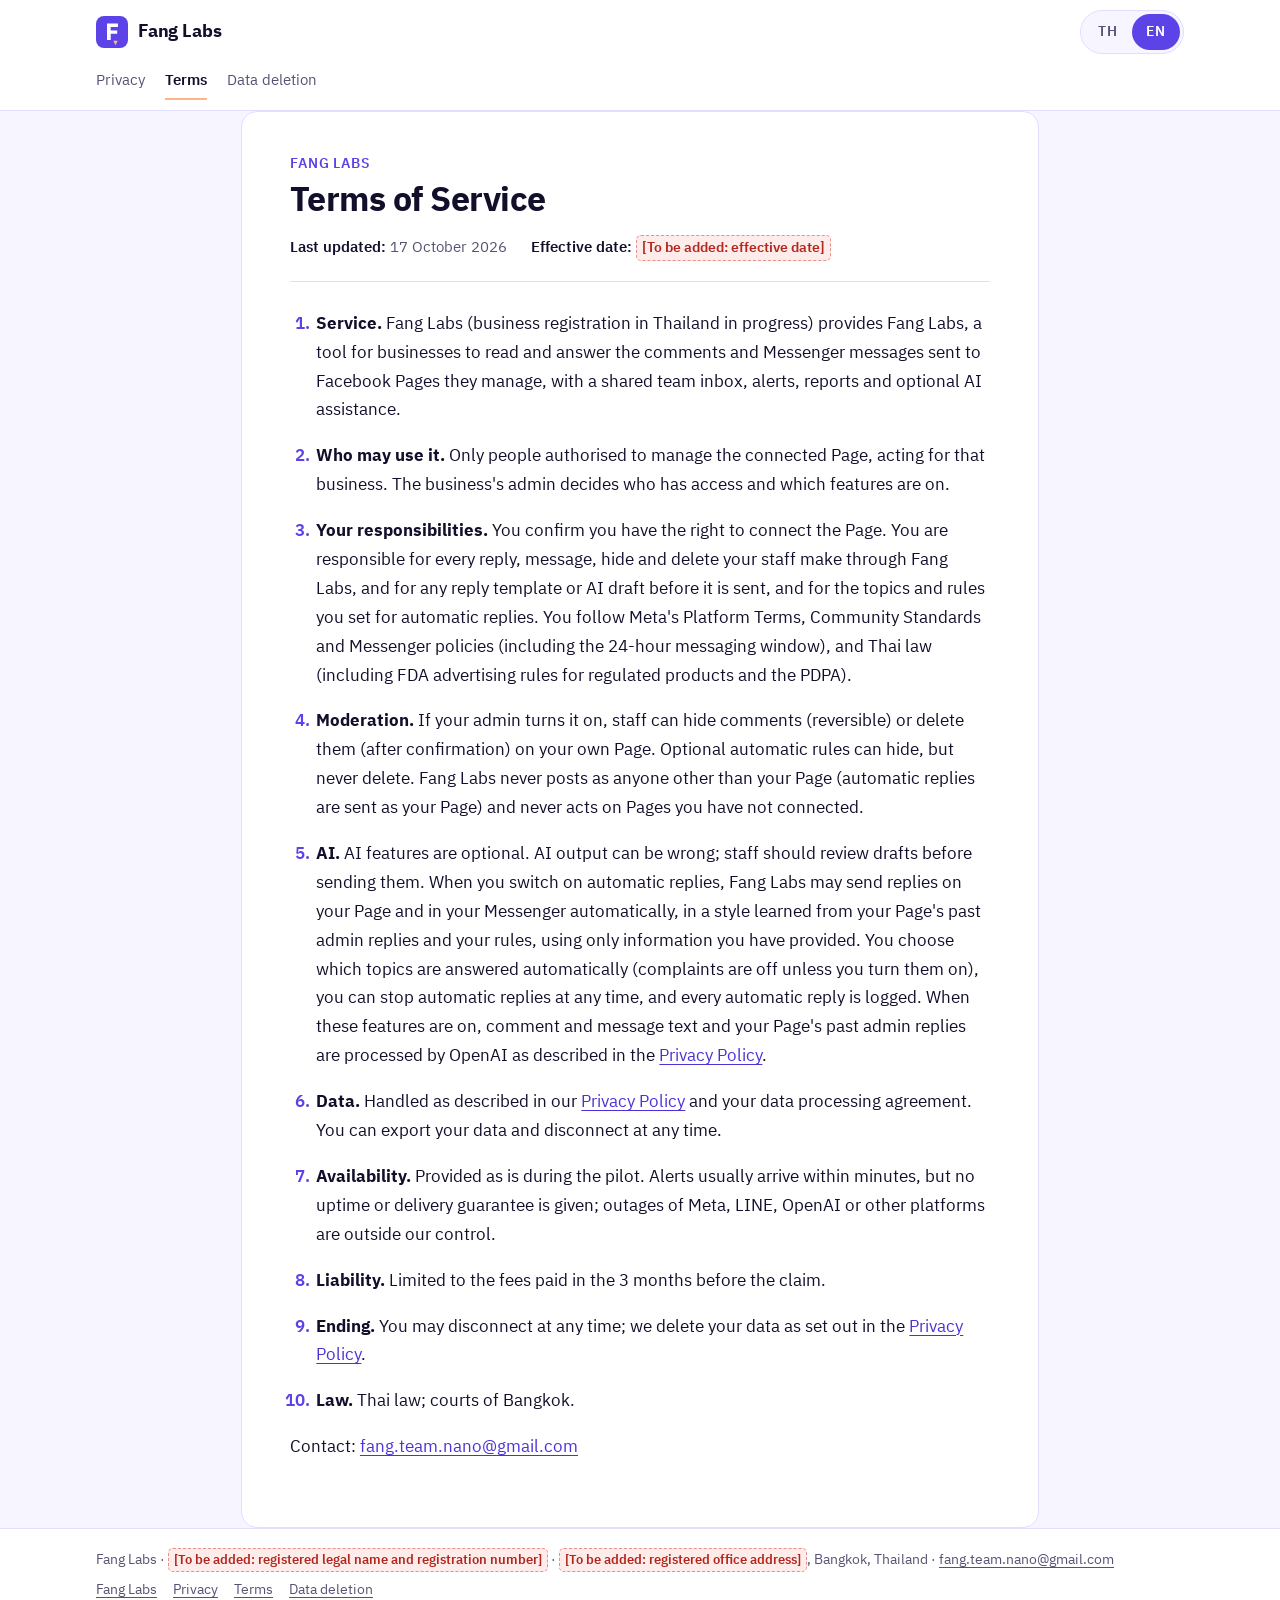
<file: terms.html>
<!doctype html>
<html lang="en" data-title-th="ข้อกำหนดการใช้บริการ · Fang Labs">
<head>
<meta charset="utf-8">
<meta name="viewport" content="width=device-width,initial-scale=1">
<title>Terms of Service · Fang Labs</title>
<meta name="description" content="Fang Labs Terms of Service.">
<link rel="canonical" href="https://fang-social-listening.github.io/terms.html">
<link rel="alternate" hreflang="en" href="https://fang-social-listening.github.io/terms.html?lang=en">
<link rel="alternate" hreflang="th" href="https://fang-social-listening.github.io/terms.html?lang=th">
<meta name="theme-color" content="#F7F5FF" media="(prefers-color-scheme: light)">
<meta name="theme-color" content="#120F2B" media="(prefers-color-scheme: dark)">
<script>(function(){var d=document.documentElement,l=null;try{var q=new URLSearchParams(location.search).get('lang');if(q==='th'||q==='en'){l=q;try{localStorage.setItem('fang_lang',q)}catch(e){}}}catch(e){}if(!l){try{l=localStorage.getItem('fang_lang')}catch(e){}}if(l!=='th'&&l!=='en'){l=/^th/i.test(navigator.language||'')?'th':'en'}d.lang=l;d.setAttribute('data-lang',l);d.className+=' js';if(l==='th'){var t=d.getAttribute('data-title-th');if(t)document.title=t}})()</script>
<link rel="preconnect" href="https://fonts.googleapis.com">
<link rel="preconnect" href="https://fonts.gstatic.com" crossorigin>
<link rel="stylesheet" href="https://fonts.googleapis.com/css2?family=IBM+Plex+Sans+Thai:wght@400;500;600;700&amp;display=swap">
<link rel="stylesheet" href="assets/site.css">
</head>
<body data-title-en="Terms of Service · Fang Labs" data-title-th="ข้อกำหนดการใช้บริการ · Fang Labs">
<a class="skip" href="#content"><span class="i l-en">Skip to content</span><span class="i l-th" lang="th">ข้ามไปยังเนื้อหา</span></a>
<header class="top">
  <div class="wrap bar">
    <a class="brand" href="index.html" data-page="index.html"><svg viewBox="0 0 32 32" aria-hidden="true" focusable="false"><rect width="32" height="32" rx="8" fill="#5B43E8"/><path d="M11 7.5h11v3.4h-7.3v3.5h6.5v3.3h-6.5v6.3H11z" fill="#fff"/><path d="M17.3 24.8h4.4l-2.2 4.4z" fill="#FFB48A"/></svg><span>Fang Labs</span></a>
    <nav class="lang" aria-label="Language / ภาษา">
      <a href="?lang=th#th" hreflang="th" data-set-lang="th" aria-label="ภาษาไทย">TH</a>
      <a href="?lang=en#en" hreflang="en" data-set-lang="en" aria-label="English">EN</a>
    </nav>
  </div>
  <nav class="wrap pages" aria-label="Pages">
    <a href="privacy.html" data-page="privacy.html"><span class="i l-en">Privacy</span><span class="i l-th" lang="th">นโยบายความเป็นส่วนตัว</span></a><a href="terms.html" data-page="terms.html" aria-current="page"><span class="i l-en">Terms</span><span class="i l-th" lang="th">ข้อกำหนดการใช้บริการ</span></a><a href="data-deletion.html" data-page="data-deletion.html"><span class="i l-en">Data deletion</span><span class="i l-th" lang="th">การขอลบข้อมูล</span></a>
  </nav>
</header>
<main id="content" class="wrap">
<article id="en" class="l-en doc" lang="en">
<header class="doc-head">
<p class="kicker">Fang Labs</p>
<h1>Terms of Service</h1>
<p class="meta"><span><b>Last updated:</b> 17 October 2026</span><span><b>Effective date:</b> <span class="todo">[To be added: effective date]</span></span></p>
</header>
<div class="doc-body">
<ol class="terms-list">
<li><strong>Service.</strong> Fang Labs (business registration in Thailand in progress) provides Fang Labs, a tool for businesses to read and answer the comments and Messenger messages sent to Facebook Pages they manage, with a shared team inbox, alerts, reports and optional AI assistance.</li>
<li><strong>Who may use it.</strong> Only people authorised to manage the connected Page, acting for that business. The business's admin decides who has access and which features are on.</li>
<li><strong>Your responsibilities.</strong> You confirm you have the right to connect the Page. You are responsible for every reply, message, hide and delete your staff make through Fang Labs, and for any reply template or AI draft before it is sent, and for the topics and rules you set for automatic replies. You follow Meta's Platform Terms, Community Standards and Messenger policies (including the 24-hour messaging window), and Thai law (including FDA advertising rules for regulated products and the PDPA).</li>
<li><strong>Moderation.</strong> If your admin turns it on, staff can hide comments (reversible) or delete them (after confirmation) on your own Page. Optional automatic rules can hide, but never delete. Fang Labs never posts as anyone other than your Page (automatic replies are sent as your Page) and never acts on Pages you have not connected.</li>
<li><strong>AI.</strong> AI features are optional. AI output can be wrong; staff should review drafts before sending them. When you switch on automatic replies, Fang Labs may send replies on your Page and in your Messenger automatically, in a style learned from your Page's past admin replies and your rules, using only information you have provided. You choose which topics are answered automatically (complaints are off unless you turn them on), you can stop automatic replies at any time, and every automatic reply is logged. When these features are on, comment and message text and your Page's past admin replies are processed by OpenAI as described in the <a href="privacy.html?lang=en">Privacy Policy</a>.</li>
<li><strong>Data.</strong> Handled as described in our <a href="privacy.html?lang=en">Privacy Policy</a> and your data processing agreement. You can export your data and disconnect at any time.</li>
<li><strong>Availability.</strong> Provided as is during the pilot. Alerts usually arrive within minutes, but no uptime or delivery guarantee is given; outages of Meta, LINE, OpenAI or other platforms are outside our control.</li>
<li><strong>Liability.</strong> Limited to the fees paid in the 3 months before the claim.</li>
<li><strong>Ending.</strong> You may disconnect at any time; we delete your data as set out in the <a href="privacy.html?lang=en">Privacy Policy</a>.</li>
<li><strong>Law.</strong> Thai law; courts of Bangkok.</li>
</ol>
<p>Contact: <a href="mailto:fang.team.nano@gmail.com">fang.team.nano@gmail.com</a></p>
</div>
</article>
<article id="th" class="l-th doc" lang="th">
<header class="doc-head">
<p class="kicker">Fang Labs</p>
<h1>ข้อกำหนดการใช้บริการ</h1>
<p class="meta"><span><b>ปรับปรุงล่าสุด:</b> 17 ตุลาคม 2569</span><span><b>วันที่มีผลใช้บังคับ:</b> <span class="todo">[รอใส่ข้อมูล: วันที่มีผลใช้บังคับ]</span></span></p>
</header>
<div class="doc-body">
<ol class="terms-list">
<li><strong>บริการ</strong> Fang Labs (อยู่ระหว่างการจดทะเบียนธุรกิจในประเทศไทย) ให้บริการ Fang Labs ซึ่งเป็นเครื่องมือสำหรับธุรกิจในการอ่านและตอบกลับความคิดเห็นและข้อความ Messenger ที่ส่งถึงเพจ Facebook ที่ธุรกิจนั้นดูแล โดยมีกล่องข้อความร่วมสำหรับทีม การแจ้งเตือน รายงาน และผู้ช่วย AI ซึ่งเลือกเปิดใช้งานได้</li>
<li><strong>ผู้มีสิทธิใช้บริการ</strong> เฉพาะบุคคลที่ได้รับอนุญาตให้จัดการเพจที่เชื่อมต่อ และกระทำการในนามของธุรกิจนั้นเท่านั้น ผู้ดูแลระบบของธุรกิจเป็นผู้กำหนดสิทธิการเข้าถึงและฟีเจอร์ที่เปิดใช้งาน</li>
<li><strong>หน้าที่และความรับผิดชอบของท่าน</strong> ท่านยืนยันว่ามีสิทธิเชื่อมต่อเพจดังกล่าว ท่านเป็นผู้รับผิดชอบต่อการตอบกลับ การส่งข้อความ การซ่อน และการลบทุกรายการที่พนักงานของท่านดำเนินการผ่าน Fang Labs รวมถึงข้อความตอบกลับสำเร็จรูปและร่างคำตอบจาก AI ก่อนส่ง ตลอดจนหัวข้อและหลักเกณฑ์ที่ท่านกำหนดสำหรับการตอบกลับอัตโนมัติ ท่านต้องปฏิบัติตามข้อกำหนดแพลตฟอร์ม (Platform Terms) มาตรฐานชุมชน (Community Standards) และนโยบาย Messenger ของ Meta (รวมถึงกรอบเวลาการส่งข้อความ 24 ชั่วโมง) ตลอดจนกฎหมายไทย (รวมถึงหลักเกณฑ์การโฆษณาของสำนักงานคณะกรรมการอาหารและยา (อย.) สำหรับผลิตภัณฑ์ที่อยู่ภายใต้การกำกับดูแล และ PDPA)</li>
<li><strong>การจัดการความคิดเห็น</strong> หากผู้ดูแลระบบของท่านเปิดใช้งาน พนักงานสามารถซ่อนความคิดเห็น (ยกเลิกการซ่อนได้) หรือลบความคิดเห็น (หลังจากยืนยันแล้ว) บนเพจของท่านเอง กฎอัตโนมัติซึ่งเลือกเปิดใช้ได้สามารถซ่อนความคิดเห็นได้ แต่จะไม่ลบความคิดเห็นใด ๆ Fang Labs จะไม่โพสต์ในนามของบุคคลอื่นใดนอกจากเพจของท่าน (คำตอบอัตโนมัติจะส่งในนามเพจของท่าน) และจะไม่ดำเนินการใด ๆ กับเพจที่ท่านไม่ได้เชื่อมต่อ</li>
<li><strong>AI</strong> ฟีเจอร์ AI เป็นทางเลือกเสริม ผลลัพธ์จาก AI อาจไม่ถูกต้อง พนักงานควรตรวจสอบร่างคำตอบก่อนส่ง เมื่อท่านเปิดใช้การตอบกลับอัตโนมัติ Fang Labs อาจส่งคำตอบบนเพจและทาง Messenger ของท่านโดยอัตโนมัติ ตามรูปแบบที่เรียนรู้จากคำตอบที่ผู้ดูแลเพจของท่านเคยตอบไว้และหลักเกณฑ์ที่ท่านกำหนด โดยใช้เฉพาะข้อมูลที่ท่านให้ไว้เท่านั้น ท่านเป็นผู้เลือกหัวข้อที่ให้ระบบตอบกลับอัตโนมัติ (ระบบจะไม่ตอบข้อร้องเรียนโดยอัตโนมัติ เว้นแต่ท่านจะเปิดใช้งาน) ท่านสามารถหยุดการตอบกลับอัตโนมัติได้ทุกเมื่อ และคำตอบอัตโนมัติทุกรายการจะถูกบันทึกไว้ เมื่อเปิดใช้ฟีเจอร์เหล่านี้ ข้อความของความคิดเห็นและข้อความสนทนา รวมถึงคำตอบที่ผู้ดูแลเพจของท่านเคยตอบไว้ จะได้รับการประมวลผลโดย OpenAI ตามที่ระบุไว้ใน<a href="privacy.html?lang=th">นโยบายความเป็นส่วนตัว</a></li>
<li><strong>ข้อมูล</strong> ข้อมูลได้รับการจัดการตาม<a href="privacy.html?lang=th">นโยบายความเป็นส่วนตัว</a>ของเรา และข้อตกลงการประมวลผลข้อมูลส่วนบุคคลของท่าน ท่านสามารถส่งออกข้อมูลและยกเลิกการเชื่อมต่อได้ทุกเมื่อ</li>
<li><strong>ความพร้อมในการให้บริการ</strong> ในช่วงทดลองใช้งาน บริการนี้ให้บริการตามสภาพที่เป็นอยู่ (as is) โดยปกติการแจ้งเตือนจะส่งถึงภายในไม่กี่นาที แต่เราไม่รับประกันระยะเวลาการทำงานของระบบหรือการส่งการแจ้งเตือน เหตุขัดข้องของ Meta, LINE, OpenAI หรือแพลตฟอร์มอื่นอยู่นอกเหนือการควบคุมของเรา</li>
<li><strong>ความรับผิด</strong> ความรับผิดของเราจำกัดไม่เกินค่าบริการที่ท่านชำระในช่วง 3 เดือนก่อนเกิดข้อเรียกร้อง</li>
<li><strong>การเลิกใช้บริการ</strong> ท่านสามารถยกเลิกการเชื่อมต่อได้ทุกเมื่อ และเราจะลบข้อมูลของท่านตามที่กำหนดไว้ใน<a href="privacy.html?lang=th">นโยบายความเป็นส่วนตัว</a></li>
<li><strong>กฎหมายที่ใช้บังคับ</strong> ข้อกำหนดนี้อยู่ภายใต้บังคับแห่งกฎหมายไทย และให้ศาลในกรุงเทพมหานครเป็นศาลที่มีเขตอำนาจ</li>
</ol>
<p>ติดต่อ: <a href="mailto:fang.team.nano@gmail.com">fang.team.nano@gmail.com</a></p>
</div>
</article>
</main>
<footer class="foot">
  <div class="wrap">
    <p class="l-en" lang="en">Fang Labs · <span class="todo">[To be added: registered legal name and registration number]</span> · <span class="todo">[To be added: registered office address]</span>, Bangkok, Thailand · <a href="mailto:fang.team.nano@gmail.com">fang.team.nano@gmail.com</a></p>
    <p class="l-th" lang="th">Fang Labs · <span class="todo">[รอใส่ข้อมูล: ชื่อนิติบุคคลตามที่จดทะเบียนและเลขทะเบียน]</span> · <span class="todo">[รอใส่ข้อมูล: ที่อยู่สำนักงานตามที่จดทะเบียน]</span> กรุงเทพมหานคร ประเทศไทย · <a href="mailto:fang.team.nano@gmail.com">fang.team.nano@gmail.com</a></p>
    <nav aria-label="Footer"><a href="index.html" data-page="index.html"><span class="i l-en">Fang Labs</span><span class="i l-th" lang="th">Fang Labs</span></a><a href="privacy.html" data-page="privacy.html"><span class="i l-en">Privacy</span><span class="i l-th" lang="th">นโยบายความเป็นส่วนตัว</span></a><a href="terms.html" data-page="terms.html"><span class="i l-en">Terms</span><span class="i l-th" lang="th">ข้อกำหนดการใช้บริการ</span></a><a href="data-deletion.html" data-page="data-deletion.html"><span class="i l-en">Data deletion</span><span class="i l-th" lang="th">การขอลบข้อมูล</span></a></nav>
  </div>
</footer>
<script src="assets/site.js" defer></script>
</body>
</html>
</file>
<file: assets/site.css>
/* Fang Labs public pages: Iris & Peach. One stylesheet for index, privacy, terms, data-deletion. */
:root {
  --iris: #5B43E8;
  --iris-ink: #4A33D6;
  --peach: #FFB48A;
  --midnight: #120F2B;
  --paper: #F7F5FF;
  --mist: #E3DDFF;

  --bg: var(--paper);
  --card: #FFFFFF;
  --fg: var(--midnight);
  --mu: #575273;
  --ln: var(--mist);
  --link: var(--iris-ink);
  --toc-bg: #FBFAFF;
  --todo-fg: #B3261E;
  --todo-bg: #FDECEA;
  --todo-ln: #E8908A;
  --focus: var(--iris);
  color-scheme: light;
}
@media (prefers-color-scheme: dark) {
  :root {
    --bg: var(--midnight);
    --card: #1A163A;
    --fg: #EEEBFF;
    --mu: #B4AEDA;
    --ln: #2F2963;
    --link: #B5A8FF;
    --toc-bg: #1E1A44;
    --todo-fg: #FF9B93;
    --todo-bg: #3A1620;
    --todo-ln: #9C3B43;
    --focus: var(--peach);
    color-scheme: dark;
  }
}

*, *::before, *::after { box-sizing: border-box; }
html { -webkit-text-size-adjust: 100%; scroll-padding-top: 16px; }
body {
  margin: 0;
  background: var(--bg);
  color: var(--fg);
  font-family: "IBM Plex Sans Thai", system-ui, -apple-system, "Segoe UI", "Leelawadee UI", "Noto Sans Thai", sans-serif;
  font-size: 17px;
  line-height: 1.7;
  overflow-wrap: break-word;
  min-height: 100vh; display: flex; flex-direction: column;
}
main { flex: 1 0 auto; }
a { color: var(--link); text-underline-offset: 3px; text-decoration-thickness: 1px; }
a:hover { text-decoration-thickness: 2px; }
:focus-visible { outline: 3px solid var(--focus); outline-offset: 2px; border-radius: 6px; }
.skip { position: absolute; left: -9999px; top: 8px; background: var(--card); padding: 8px 12px; z-index: 10; }
.skip:focus { left: 16px; }

/* ---------- language switching ---------- */
/* No JS: both documents show (English first, Thai below); inline chrome labels show English only. */
html:not(.js) .i.l-th { display: none; }
html.js[data-lang="th"] .l-en,
html.js[data-lang="en"] .l-th { display: none !important; }
html:not(.js) article.l-th { margin-top: 40px; }

/* ---------- top bar ---------- */
.wrap { max-width: 1120px; margin: 0 auto; padding: 0 16px; }
.top { background: var(--card); border-bottom: 1px solid var(--ln); }
.bar { display: flex; align-items: center; justify-content: space-between; gap: 16px; min-height: 64px; }
.brand { display: inline-flex; align-items: center; gap: 10px; color: var(--fg); text-decoration: none; font-weight: 700; font-size: 18px; letter-spacing: -.01em; }
.brand svg { width: 32px; height: 32px; flex: none; }
.lang { display: inline-flex; padding: 3px; border: 1px solid var(--ln); border-radius: 999px; background: var(--bg); }
.lang a {
  display: inline-flex; align-items: center; justify-content: center; min-width: 48px; min-height: 36px; padding: 0 12px;
  border-radius: 999px; font-size: 14px; font-weight: 600; letter-spacing: .04em; color: var(--mu); text-decoration: none;
}
.lang a:hover { color: var(--fg); }
.lang a[aria-current="true"] { background: var(--iris); color: #fff; }
.pages { display: flex; gap: 4px 20px; flex-wrap: wrap; padding-bottom: 10px; font-size: 15px; }
.pages a { color: var(--mu); text-decoration: none; padding: 4px 0; border-bottom: 2px solid transparent; }
.pages a:hover { color: var(--fg); }
.pages a[aria-current="page"] { color: var(--fg); font-weight: 600; border-bottom-color: var(--peach); }

/* ---------- document ---------- */
main { padding: 32px 0 64px; }
.doc {
  background: var(--card); border: 1px solid var(--ln); border-radius: 16px;
  padding: 40px 48px 48px; max-width: 820px; margin: 0 auto;
}
.doc.has-toc { max-width: 1120px; display: grid; grid-template-columns: 236px minmax(0, 1fr); gap: 0 56px; }
.doc.has-toc .doc-head { grid-column: 1 / -1; }
.doc-body { max-width: 700px; min-width: 0; }
.kicker { margin: 0 0 6px; color: var(--iris); font-size: 14px; font-weight: 600; letter-spacing: .06em; text-transform: uppercase; }
@media (prefers-color-scheme: dark) { .kicker { color: var(--peach); } }
h1 { font-size: 2.1rem; line-height: 1.25; letter-spacing: -.015em; margin: 0 0 12px; font-weight: 700; }
h2 { font-size: 1.3rem; line-height: 1.4; margin: 2.2em 0 .5em; font-weight: 600; scroll-margin-top: 16px; }
h2 .n { color: var(--iris); font-variant-numeric: tabular-nums; margin-right: .45em; }
@media (prefers-color-scheme: dark) { h2 .n { color: var(--peach); } }
h3 { font-size: 1.08rem; margin: 1.6em 0 .4em; font-weight: 600; }
.doc-body > h2:first-child, .doc-body > h3:first-child { margin-top: 0; }
p, ul, ol, dl { margin: 0 0 1em; }
ul, ol { padding-left: 1.4em; }
li { margin: .35em 0; padding-left: .15em; }
li::marker { color: var(--mu); }
.meta { display: flex; flex-wrap: wrap; gap: 4px 24px; margin: 0 0 28px; padding-bottom: 20px; border-bottom: 1px solid var(--ln); color: var(--mu); font-size: 15px; }
.meta b { color: var(--fg); font-weight: 600; }
.lede { font-size: 1.06rem; }
.mu { color: var(--mu); }
.terms-list > li { margin: 0 0 1em; }
.terms-list > li::marker { color: var(--iris); font-weight: 600; }
@media (prefers-color-scheme: dark) { .terms-list > li::marker { color: var(--peach); } }

/* table of contents (privacy) */
.toc { align-self: start; position: sticky; top: 16px; background: var(--toc-bg); border: 1px solid var(--ln); border-radius: 12px; padding: 16px 18px; font-size: 15px; line-height: 1.5; }
.toc h2 { font-size: 13px; margin: 0 0 8px; color: var(--mu); letter-spacing: .06em; text-transform: uppercase; }
.toc ol { margin: 0; padding-left: 1.5em; }
.toc li { margin: .3em 0; }
.toc li::marker { color: var(--mu); font-variant-numeric: tabular-nums; }
.toc a { color: var(--fg); text-decoration: none; }
.toc a:hover { color: var(--link); text-decoration: underline; }

/* company / contact details */
.details { display: grid; grid-template-columns: max-content minmax(0, 1fr); gap: 8px 20px; padding: 16px 20px; border: 1px solid var(--ln); border-radius: 12px; background: var(--toc-bg); }
.details dt { color: var(--mu); font-size: 15px; }
.details dd { margin: 0; }

/* steps (data deletion) */
.who { margin: 28px 0 12px; padding: 14px 18px; border-left: 4px solid var(--peach); background: var(--toc-bg); border-radius: 0 10px 10px 0; font-weight: 600; }
.note { padding: 14px 18px; border: 1px solid var(--ln); border-radius: 12px; background: var(--toc-bg); }

/* placeholders still to be filled: search the source for class="todo" */
.todo {
  color: var(--todo-fg); background: var(--todo-bg); border: 1px dashed var(--todo-ln);
  border-radius: 5px; padding: 0 5px; font-weight: 600; font-size: .95em;
  -webkit-box-decoration-break: clone; box-decoration-break: clone;
}

/* home */
.hero { max-width: 760px; padding: 24px 0 8px; }
.hero h1 { font-size: 2.6rem; }
.hero .lede { font-size: 1.15rem; color: var(--fg); max-width: 680px; }
.cards { list-style: none; padding: 0; margin: 32px 0 0; max-width: 960px; display: grid; grid-template-columns: repeat(3, minmax(0, 1fr)); gap: 16px; }
.cards li { margin: 0; padding: 0; }
.cards a { display: block; height: 100%; padding: 20px; background: var(--card); border: 1px solid var(--ln); border-radius: 14px; color: var(--fg); text-decoration: none; }
.cards a:hover { border-color: var(--iris); }
.cards b { display: block; font-size: 1.05rem; margin-bottom: 4px; }
.cards span.d { display: block; color: var(--mu); font-size: 15px; line-height: 1.55; }
.contact-line { margin: 32px 0 0; color: var(--mu); font-size: 15px; }

/* footer */
.foot { border-top: 1px solid var(--ln); background: var(--card); color: var(--mu); font-size: 14px; line-height: 1.6; }
.foot .wrap { padding-top: 20px; padding-bottom: 28px; display: flex; flex-wrap: wrap; justify-content: space-between; gap: 8px 32px; }
.foot p { margin: 0; }
.foot nav { display: flex; flex-wrap: wrap; gap: 4px 16px; }
.foot a { color: var(--mu); }

/* ---------- responsive ---------- */
@media (max-width: 1000px) {
  .doc.has-toc { display: block; max-width: 820px; }
  .toc { position: static; margin: 0 0 8px; }
}
@media (max-width: 640px) {
  body { font-size: 16px; }
  main { padding: 16px 0 40px; }
  .doc { padding: 24px 18px 28px; border-radius: 12px; }
  h1 { font-size: 1.65rem; }
  .hero h1 { font-size: 2rem; }
  h2 { font-size: 1.18rem; }
  .meta { flex-direction: column; font-size: 14px; }
  .details { grid-template-columns: minmax(0, 1fr); gap: 2px; }
  .details dd { margin-bottom: 10px; }
  .cards { grid-template-columns: minmax(0, 1fr); }
  .brand span { font-size: 17px; }
}
@media print {
  .top .lang, .pages, .toc, .foot nav { display: none; }
  .doc { border: 0; padding: 0; }
  body { background: #fff; color: #000; }
}
</file>
